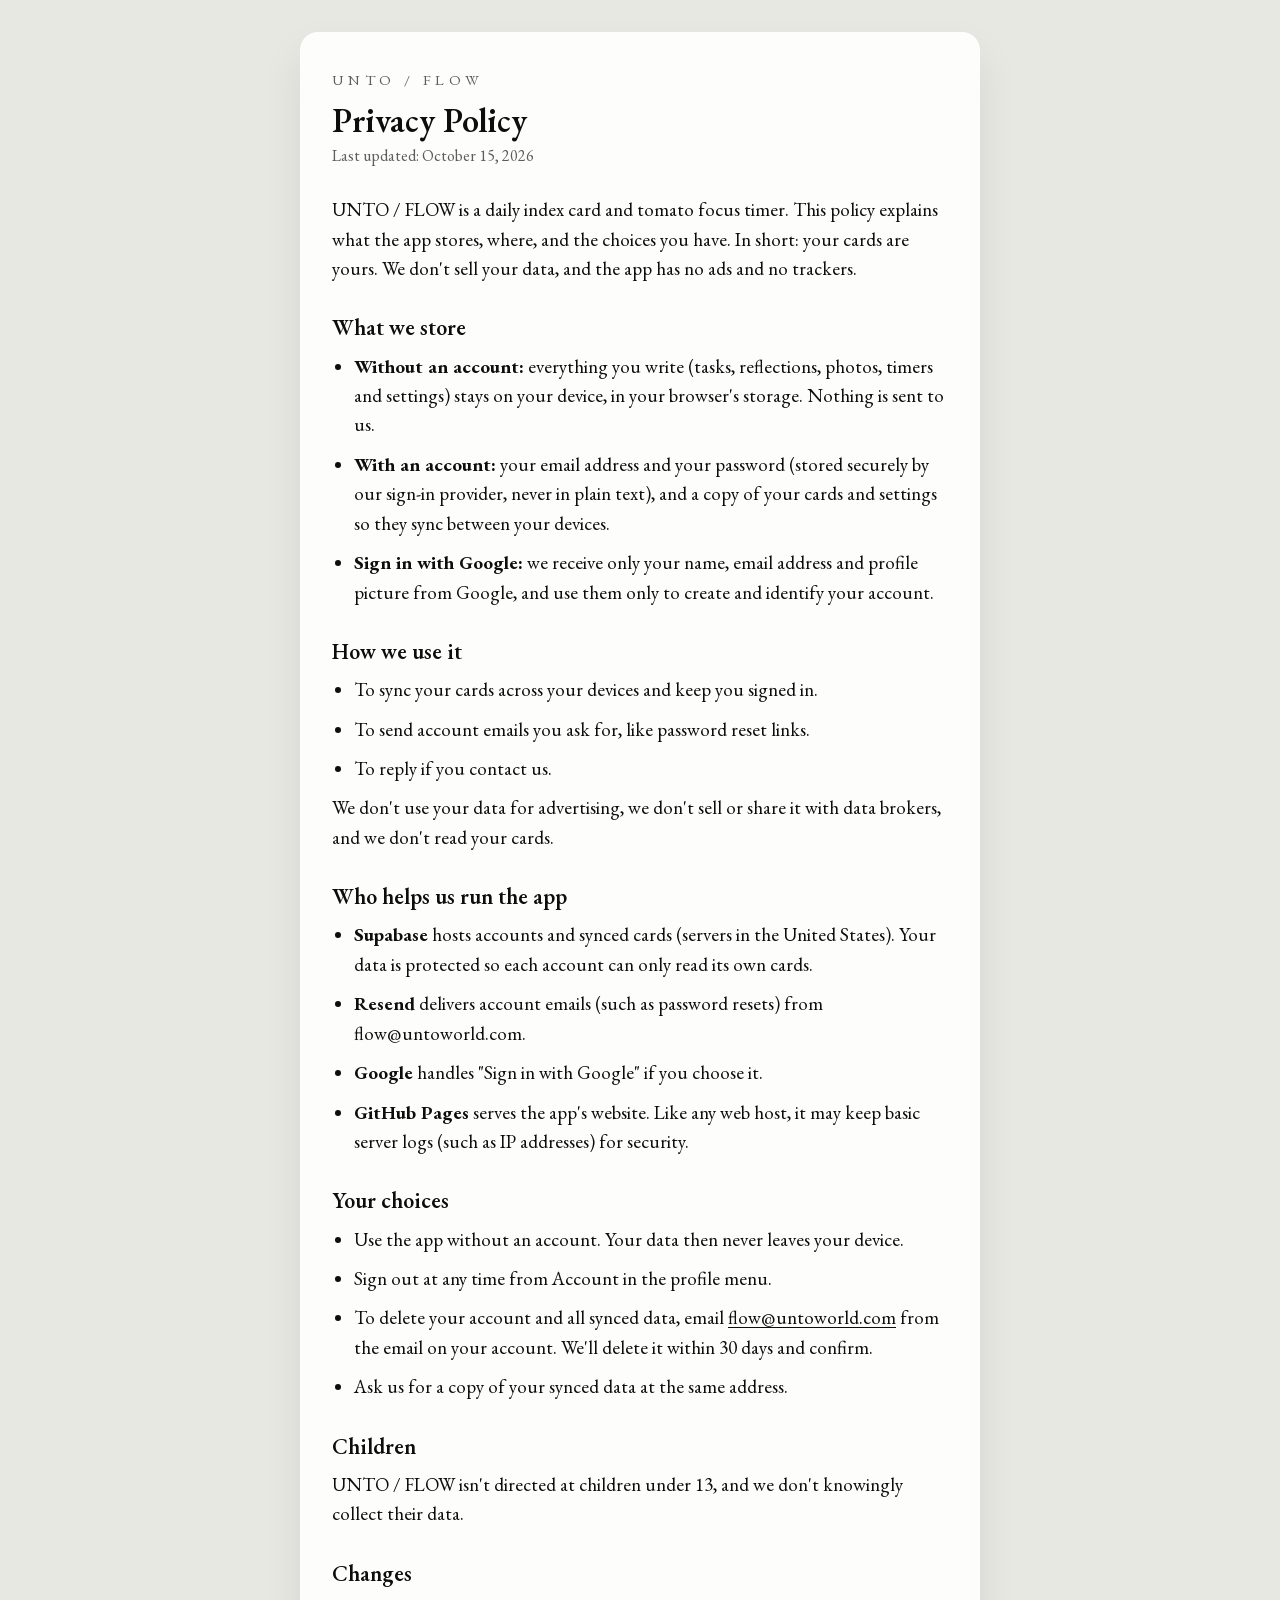
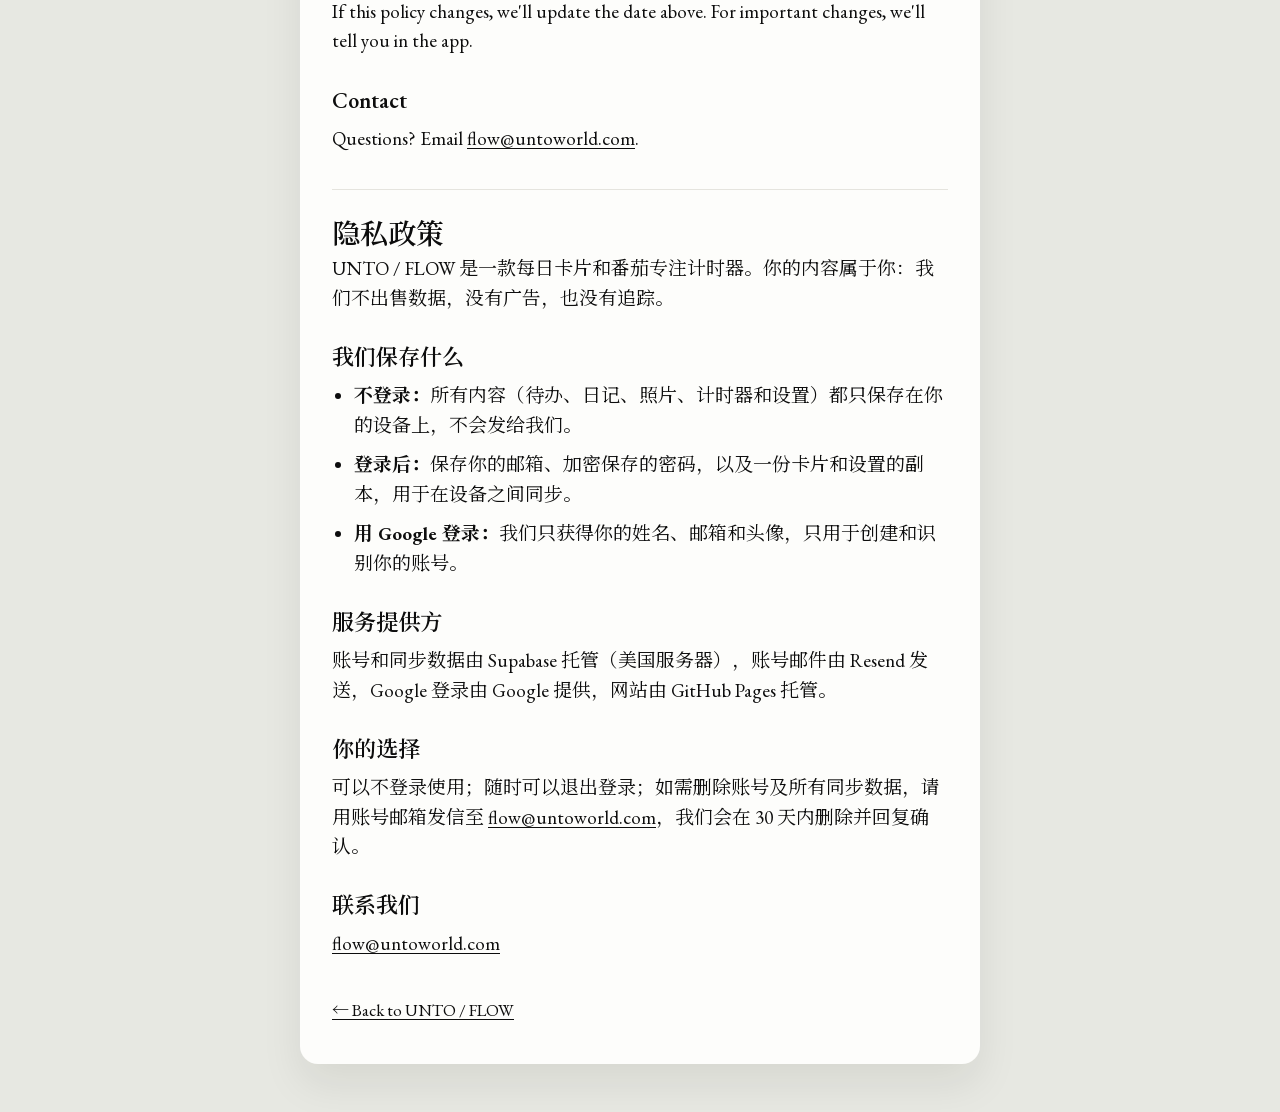
<file: privacy.html>
<!DOCTYPE html>
<html lang="en">
<head>
  <meta charset="UTF-8" />
  <meta name="viewport" content="width=device-width, initial-scale=1.0" />
  <title>Privacy Policy · UNTO / FLOW</title>
  <meta name="theme-color" content="#E7E8E2" />
  <link rel="icon" type="image/png" href="assets/icons/icon-192.png" />
  <link rel="stylesheet" href="css/noto-serif-sc.css" />
  <style>
    @font-face {
      font-family: 'EB Garamond';
      font-style: normal;
      font-weight: 400 800;
      font-display: swap;
      src: url('assets/fonts/eb-garamond-latin.woff2') format('woff2');
    }
    :root { --ink: #0D0D0D; --ink2: #5E5D59; --canvas: #E7E8E2; --card: #FDFDFB; --line: #E5E4DE; }
    * { box-sizing: border-box; }
    body {
      margin: 0;
      background: var(--canvas);
      color: var(--ink);
      font-family: 'EB Garamond', 'Noto Serif SC', 'Songti SC', 'Times New Roman', serif;
      font-size: 19px;
      line-height: 1.55;
      -webkit-font-smoothing: antialiased;
    }
    main {
      max-width: 680px;
      margin: 32px auto 48px;
      padding: 36px 32px 40px;
      background: var(--card);
      border-radius: 18px;
      box-shadow: 0 20px 42px rgba(24, 22, 18, 0.08);
    }
    .brand { letter-spacing: 0.32em; font-size: 15px; color: var(--ink2); text-transform: uppercase; }
    h1 { font-size: 34px; line-height: 1.15; margin: 10px 0 4px; font-weight: 600; }
    .updated { color: var(--ink2); font-size: 16px; margin-bottom: 26px; }
    h2 { font-size: 22px; margin: 28px 0 6px; font-weight: 600; }
    p, li { margin: 0 0 10px; }
    ul { padding-left: 22px; margin: 0 0 10px; }
    a { color: var(--ink); text-underline-offset: 3px; }
    hr { border: none; border-top: 1px solid var(--line); margin: 36px 0 28px; }
    .back { display: inline-block; margin-top: 28px; font-size: 17px; }
    @media (max-width: 560px) {
      main { margin: 0; border-radius: 0; padding: 28px 22px 36px; box-shadow: none; min-height: 100vh; }
      h1 { font-size: 30px; }
    }
  </style>
</head>
<body>
  <main>
    <div class="brand">UNTO / FLOW</div>
    <h1>Privacy Policy</h1>
    <div class="updated">Last updated: October 15, 2026</div>

    <p>UNTO / FLOW is a daily index card and tomato focus timer. This policy explains what the app stores,
      where, and the choices you have. In short: your cards are yours. We don't sell your data, and the app has no ads and no trackers.</p>

    <h2>What we store</h2>
    <ul>
      <li><strong>Without an account:</strong> everything you write (tasks, reflections, photos, timers and settings) stays on your device, in your browser's storage. Nothing is sent to us.</li>
      <li><strong>With an account:</strong> your email address and your password (stored securely by our sign-in provider, never in plain text), and a copy of your cards and settings so they sync between your devices.</li>
      <li><strong>Sign in with Google:</strong> we receive only your name, email address and profile picture from Google, and use them only to create and identify your account.</li>
    </ul>

    <h2>How we use it</h2>
    <ul>
      <li>To sync your cards across your devices and keep you signed in.</li>
      <li>To send account emails you ask for, like password reset links.</li>
      <li>To reply if you contact us.</li>
    </ul>
    <p>We don't use your data for advertising, we don't sell or share it with data brokers, and we don't read your cards.</p>

    <h2>Who helps us run the app</h2>
    <ul>
      <li><strong>Supabase</strong> hosts accounts and synced cards (servers in the United States). Your data is protected so each account can only read its own cards.</li>
      <li><strong>Resend</strong> delivers account emails (such as password resets) from flow@untoworld.com.</li>
      <li><strong>Google</strong> handles "Sign in with Google" if you choose it.</li>
      <li><strong>GitHub Pages</strong> serves the app's website. Like any web host, it may keep basic server logs (such as IP addresses) for security.</li>
    </ul>

    <h2>Your choices</h2>
    <ul>
      <li>Use the app without an account. Your data then never leaves your device.</li>
      <li>Sign out at any time from Account in the profile menu.</li>
      <li>To delete your account and all synced data, email <a href="mailto:flow@untoworld.com?subject=Delete%20my%20account">flow@untoworld.com</a> from the email on your account. We'll delete it within 30 days and confirm.</li>
      <li>Ask us for a copy of your synced data at the same address.</li>
    </ul>

    <h2>Children</h2>
    <p>UNTO / FLOW isn't directed at children under 13, and we don't knowingly collect their data.</p>

    <h2>Changes</h2>
    <p>If this policy changes, we'll update the date above. For important changes, we'll tell you in the app.</p>

    <h2>Contact</h2>
    <p>Questions? Email <a href="mailto:flow@untoworld.com">flow@untoworld.com</a>.</p>

    <hr />

    <h1 lang="zh-CN" style="font-size: 28px;">隐私政策</h1>
    <div lang="zh-CN">
      <p>UNTO / FLOW 是一款每日卡片和番茄专注计时器。你的内容属于你：我们不出售数据，没有广告，也没有追踪。</p>
      <h2>我们保存什么</h2>
      <ul>
        <li><strong>不登录：</strong>所有内容（待办、日记、照片、计时器和设置）都只保存在你的设备上，不会发给我们。</li>
        <li><strong>登录后：</strong>保存你的邮箱、加密保存的密码，以及一份卡片和设置的副本，用于在设备之间同步。</li>
        <li><strong>用 Google 登录：</strong>我们只获得你的姓名、邮箱和头像，只用于创建和识别你的账号。</li>
      </ul>
      <h2>服务提供方</h2>
      <p>账号和同步数据由 Supabase 托管（美国服务器），账号邮件由 Resend 发送，Google 登录由 Google 提供，网站由 GitHub Pages 托管。</p>
      <h2>你的选择</h2>
      <p>可以不登录使用；随时可以退出登录；如需删除账号及所有同步数据，请用账号邮箱发信至
        <a href="mailto:flow@untoworld.com?subject=Delete%20my%20account">flow@untoworld.com</a>，我们会在 30 天内删除并回复确认。</p>
      <h2>联系我们</h2>
      <p><a href="mailto:flow@untoworld.com">flow@untoworld.com</a></p>
    </div>

    <a class="back" href="./">← Back to UNTO / FLOW</a>
  </main>
</body>
</html>
</file>
<file: css/noto-serif-sc.css>
/* Noto Serif SC (思源宋体, SIL Open Font License, see assets/fonts/noto-serif-sc/OFL.txt).
   Chinese UI typeface. Split into ~100 small character ranges: the browser only downloads the
   ranges for characters actually shown on screen, and only when the Chinese UI is used. */
@font-face {
  font-family: 'Noto Serif SC';
  font-style: normal;
  font-weight: 400 900;
  font-display: swap;
  src: url('../assets/fonts/noto-serif-sc/nssc-001.woff2') format('woff2');
  unicode-range: U+fee3, U+fef3, U+ff03-ff04, U+ff07, U+ff0a, U+ff17-ff19, U+ff1c-ff1d, U+ff20-ff3a, U+ff3c, U+ff3e-ff5b, U+ff5d, U+ff61-ff65, U+ff67-ff6a, U+ff6c, U+ff6f-ff78, U+ff7a-ff7d, U+ff80-ff84, U+ff86, U+ff89-ff8e, U+ff92, U+ff97-ff9b, U+ff9d-ff9f, U+ffe0-ffe4, U+ffe6, U+ffe9, U+ffeb, U+ffed, U+fffc;
}
@font-face {
  font-family: 'Noto Serif SC';
  font-style: normal;
  font-weight: 400 900;
  font-display: swap;
  src: url('../assets/fonts/noto-serif-sc/nssc-002.woff2') format('woff2');
  unicode-range: U+f0a7, U+f0b2, U+f0b7, U+f0c9, U+f0d8, U+f0da, U+f0dc-f0dd, U+f0e0, U+f0e6, U+f0eb, U+f0fc, U+f101, U+f104-f105, U+f107, U+f10b, U+f11b, U+f14b, U+f18a, U+f193, U+f1d6-f1d7, U+f244, U+f27a, U+f296, U+f2ae, U+f471, U+f4b3, U+f610-f611, U+f880-f881, U+f8ec, U+f8f5, U+f8ff, U+f901, U+f90a, U+f92c-f92d, U+f934, U+f937, U+f941, U+f965, U+f967, U+f969, U+f96b, U+f96f, U+f974, U+f978-f979, U+f97e, U+f981, U+f98a, U+f98e, U+f997, U+f99c, U+f9b2, U+f9b5, U+f9ba, U+f9be, U+f9ca, U+f9d0-f9d1, U+f9dd, U+f9e0-f9e1, U+f9e4, U+f9f7, U+fa00-fa01, U+fa08, U+fa0a, U+fa11, U+fb01-fb02, U+fdfc, U+fe0e, U+fe30-fe31, U+fe33-fe44, U+fe49-fe52, U+fe54-fe57, U+fe59-fe66, U+fe68-fe6b, U+fe8e, U+fe92-fe93, U+feae, U+feb8, U+fecb-fecc, U+fee0;
}
@font-face {
  font-family: 'Noto Serif SC';
  font-style: normal;
  font-weight: 400 900;
  font-display: swap;
  src: url('../assets/fonts/noto-serif-sc/nssc-003.woff2') format('woff2');
  unicode-range: U+9f83, U+9f85-9f8d, U+9f90-9f91, U+9f94-9f96, U+9f98, U+9f9b-9f9c, U+9f9e, U+9fa0, U+9fa2, U+9ff0-9fff, U+a001, U+a007, U+a025, U+a046-a047, U+a057, U+a072, U+a078-a079, U+a083, U+a085, U+a100, U+a118, U+a132, U+a134, U+a1f4, U+a242, U+a4a6, U+a4aa, U+a4b0-a4b1, U+a4b3, U+a9c1-a9c2, U+ac00-ac01, U+ac04, U+ac08, U+ac10-ac11, U+ac13-ac16, U+ac19, U+ac1c-ac1d, U+ac24, U+ac70-ac71, U+ac74, U+ac77-ac78, U+ac80-ac81, U+ac83, U+ac8c, U+ac90, U+ac9f-aca0, U+aca8-aca9, U+acac, U+acb0, U+acbd, U+acc1, U+acc4, U+ace0-ace1, U+ace4, U+ace8, U+acf3, U+acf5, U+acfc-acfd, U+ad00, U+ad0c, U+ad11, U+ad1c, U+ad34, U+ad50, U+ad64, U+ad6c, U+ad70, U+ad74, U+ad7f, U+ad81, U+ad8c, U+adc0, U+adc8, U+addc, U+ade0, U+adf8-adf9, U+adfc, U+ae00, U+ae08-ae09, U+ae0b, U+ae30, U+ae34, U+ae38, U+ae40, U+ae4a, U+ae4c, U+ae54, U+ae68, U+aebc, U+aed8, U+af2c-af2d;
}
@font-face {
  font-family: 'Noto Serif SC';
  font-style: normal;
  font-weight: 400 900;
  font-display: swap;
  src: url('../assets/fonts/noto-serif-sc/nssc-004.woff2') format('woff2');
  unicode-range: U+9e30-9e33, U+9e35-9e3b, U+9e3e, U+9e40-9e44, U+9e46-9e4e, U+9e51, U+9e53, U+9e55-9e58, U+9e5a-9e5c, U+9e5e-9e63, U+9e66-9e6e, U+9e71, U+9e73, U+9e75, U+9e78-9e79, U+9e7c-9e7e, U+9e82, U+9e86-9e88, U+9e8b-9e8c, U+9e90-9e91, U+9e93, U+9e95, U+9e97, U+9e9d, U+9ea4-9ea5, U+9ea9-9eaa, U+9eb4-9eb5, U+9eb8-9eba, U+9ebc-9ebf, U+9ec3, U+9ec9, U+9ecd, U+9ed0, U+9ed2-9ed3, U+9ed5-9ed6, U+9ed9, U+9edc-9edd, U+9edf-9ee0, U+9ee2, U+9ee5, U+9ee7-9eea, U+9eef, U+9ef1, U+9ef3-9ef4, U+9ef6, U+9ef9, U+9efb-9efc, U+9efe, U+9f0b, U+9f0d, U+9f10, U+9f14, U+9f17, U+9f19, U+9f22, U+9f29, U+9f2c, U+9f2f, U+9f31, U+9f37, U+9f39, U+9f3d-9f3e, U+9f41, U+9f4a-9f4b, U+9f51-9f52, U+9f61-9f63, U+9f66-9f67, U+9f80-9f81;
}
@font-face {
  font-family: 'Noto Serif SC';
  font-style: normal;
  font-weight: 400 900;
  font-display: swap;
  src: url('../assets/fonts/noto-serif-sc/nssc-005.woff2') format('woff2');
  unicode-range: U+9c82-9c83, U+9c85-9c8c, U+9c8e-9c92, U+9c94-9c9b, U+9c9e-9ca3, U+9ca5-9ca7, U+9ca9, U+9cab, U+9cad-9cae, U+9cb1-9cb7, U+9cb9-9cbd, U+9cbf-9cc0, U+9cc3, U+9cc5-9cc7, U+9cc9-9cd1, U+9cd3-9cda, U+9cdc-9cdd, U+9cdf, U+9ce1-9ce3, U+9ce5, U+9ce9, U+9cee-9cef, U+9cf3-9cf4, U+9cf6, U+9cfc-9cfd, U+9d02, U+9d08-9d09, U+9d12, U+9d1b, U+9d1e, U+9d26, U+9d28, U+9d37, U+9d3b, U+9d3f, U+9d51, U+9d59, U+9d5c-9d5d, U+9d5f-9d61, U+9d6c, U+9d70, U+9d72, U+9d7a, U+9d7e, U+9d84, U+9d89, U+9d8f, U+9d92, U+9daf, U+9db4, U+9db8, U+9dbc, U+9dc4, U+9dc7, U+9dc9, U+9dd7, U+9ddf, U+9df2, U+9df9-9dfa, U+9e0a, U+9e11, U+9e1a, U+9e1e, U+9e20, U+9e22, U+9e28-9e2c, U+9e2e-9e2f;
}
@font-face {
  font-family: 'Noto Serif SC';
  font-style: normal;
  font-weight: 400 900;
  font-display: swap;
  src: url('../assets/fonts/noto-serif-sc/nssc-006.woff2') format('woff2');
  unicode-range: U+9a80, U+9a83, U+9a85, U+9a88-9a8a, U+9a8d-9a8e, U+9a90, U+9a92-9a93, U+9a95-9a96, U+9a98-9a99, U+9a9b-9aa2, U+9aa5, U+9aa7, U+9aaf-9ab1, U+9ab5-9ab6, U+9ab9-9aba, U+9ac0-9ac4, U+9ac8, U+9acb-9acc, U+9ace-9acf, U+9ad1-9ad2, U+9ad9, U+9adf, U+9ae1, U+9ae3, U+9aea-9aeb, U+9aed-9aef, U+9af4, U+9af9, U+9afb, U+9b03-9b04, U+9b06, U+9b08, U+9b0d, U+9b0f-9b10, U+9b13, U+9b18, U+9b1a, U+9b1f, U+9b22-9b23, U+9b25, U+9b27-9b28, U+9b2a, U+9b2f, U+9b31-9b32, U+9b3b, U+9b43, U+9b46-9b49, U+9b4d-9b4e, U+9b51, U+9b56, U+9b58, U+9b5a, U+9b5c, U+9b5f, U+9b61-9b62, U+9b6f, U+9b77, U+9b80, U+9b88, U+9b8b, U+9b8e, U+9b91, U+9b9f-9ba0, U+9ba8, U+9baa-9bab, U+9bad-9bae, U+9bb0-9bb1, U+9bb8, U+9bc9-9bca, U+9bd3, U+9bd6, U+9bdb, U+9be8, U+9bf0-9bf1, U+9c02, U+9c10, U+9c15, U+9c24, U+9c2d, U+9c32, U+9c39, U+9c3b, U+9c40, U+9c47-9c49, U+9c53, U+9c57, U+9c64, U+9c72, U+9c77-9c78, U+9c7b, U+9c7f-9c80;
}
@font-face {
  font-family: 'Noto Serif SC';
  font-style: normal;
  font-weight: 400 900;
  font-display: swap;
  src: url('../assets/fonts/noto-serif-sc/nssc-007.woff2') format('woff2');
  unicode-range: U+98dd, U+98e1-98e2, U+98e7-98ea, U+98ec, U+98ee-98ef, U+98f2, U+98f4, U+98fc-98fe, U+9903, U+9905, U+9908, U+990a, U+990c-990d, U+9913-9914, U+9918, U+991a-991b, U+991e, U+9921, U+9928, U+992c, U+992e, U+9935, U+9938-9939, U+993d-993e, U+9945, U+994b-994c, U+9951-9952, U+9954-9955, U+9957, U+995e, U+9963, U+9966-9969, U+996b-996c, U+996f, U+9974-9975, U+9977-9979, U+997d-997e, U+9980-9981, U+9983-9984, U+9987, U+998a-998b, U+998d-9991, U+9993-9995, U+9997-9998, U+99a5, U+99ab, U+99ad-99ae, U+99b1, U+99b3-99b4, U+99bc, U+99bf, U+99c1, U+99c3-99c6, U+99cc, U+99d0, U+99d2, U+99d5, U+99db, U+99dd, U+99e1, U+99ed, U+99f1, U+99ff, U+9a01, U+9a03-9a04, U+9a0e-9a0f, U+9a11-9a13, U+9a19, U+9a1b, U+9a28, U+9a2b, U+9a30, U+9a32, U+9a37, U+9a40, U+9a45, U+9a4a, U+9a4d-9a4e, U+9a52, U+9a55, U+9a57, U+9a5a-9a5b, U+9a5f, U+9a62, U+9a65, U+9a69, U+9a6b, U+9a6e, U+9a75, U+9a77-9a7a, U+9a7d;
}
@font-face {
  font-family: 'Noto Serif SC';
  font-style: normal;
  font-weight: 400 900;
  font-display: swap;
  src: url('../assets/fonts/noto-serif-sc/nssc-008.woff2') format('woff2');
  unicode-range: U+975b-975c, U+9763, U+9765-9766, U+976c-976d, U+9773, U+9776, U+977a, U+977c, U+9784-9785, U+978e-978f, U+9791-9792, U+9794-9795, U+9798, U+979a, U+979e, U+97a3, U+97a5-97a6, U+97a8, U+97ab-97ac, U+97ae-97af, U+97b2, U+97b4, U+97c6, U+97cb-97cc, U+97d3, U+97d8, U+97dc, U+97e1, U+97ea-97eb, U+97ee, U+97fb, U+97fe-97ff, U+9801-9803, U+9805-9806, U+9808, U+980c, U+9810-9814, U+9817-9818, U+981e, U+9820-9821, U+9824, U+9828, U+982b-982d, U+9830, U+9834, U+9838-9839, U+983c, U+9846, U+984d-984f, U+9851-9852, U+9854-9855, U+9857-9858, U+985a-985b, U+9862-9863, U+9865, U+9867, U+986b, U+986f-9871, U+9877-9878, U+987c, U+9880, U+9883, U+9885, U+9889, U+988b-988f, U+9893-9895, U+9899-989b, U+989e-989f, U+98a1-98a2, U+98a5-98a7, U+98a9, U+98af, U+98b1, U+98b6, U+98ba, U+98be, U+98c3-98c4, U+98c6-98c8, U+98cf-98d6, U+98da-98db;
}
@font-face {
  font-family: 'Noto Serif SC';
  font-style: normal;
  font-weight: 400 900;
  font-display: swap;
  src: url('../assets/fonts/noto-serif-sc/nssc-009.woff2') format('woff2');
  unicode-range: U+95c4-95ca, U+95cc-95cd, U+95d4-95d6, U+95d8, U+95e1-95e2, U+95e9, U+95f0-95f1, U+95f3, U+95f6, U+95fc, U+95fe-95ff, U+9602-9604, U+9606-960d, U+960f, U+9611-9613, U+9615-9617, U+9619-961b, U+961d, U+9621, U+9628, U+962f, U+963c-963e, U+9641-9642, U+9649, U+9654, U+965b-965f, U+9661, U+9663, U+9665, U+9667-9668, U+966c, U+9670, U+9672-9674, U+9678, U+967a, U+967d, U+9682, U+9685, U+9688, U+968a, U+968d-968e, U+9695, U+9697-9698, U+969e, U+96a0, U+96a3-96a4, U+96a8, U+96aa, U+96b0-96b1, U+96b3-96b4, U+96b7-96b9, U+96bb-96bd, U+96c9, U+96cb, U+96ce, U+96d1-96d2, U+96d6, U+96d9, U+96db-96dc, U+96de, U+96e0, U+96e3, U+96e9, U+96eb, U+96f0-96f2, U+96f9, U+96ff, U+9701-9702, U+9705, U+9708, U+970a, U+970e-970f, U+9711, U+9719, U+9727, U+972a, U+972d, U+9730, U+973d, U+9742, U+9744, U+9748-9749, U+9750-9751, U+975a;
}
@font-face {
  font-family: 'Noto Serif SC';
  font-style: normal;
  font-weight: 400 900;
  font-display: swap;
  src: url('../assets/fonts/noto-serif-sc/nssc-010.woff2') format('woff2');
  unicode-range: U+94f5, U+94f7, U+94f9, U+94fb-94fd, U+94ff, U+9503-9504, U+9506-9507, U+9509-950a, U+950d-950f, U+9511-9518, U+951a-9520, U+9522, U+9528-952d, U+9530-953a, U+953c-953f, U+9543-9546, U+9548-9550, U+9552-9555, U+9557-955b, U+955d-9568, U+956a-956d, U+9570-9574, U+9583, U+9586, U+9589, U+958e-958f, U+9591-9592, U+9594, U+9598-9599, U+959e-95a0, U+95a2-95a6, U+95a8-95b2, U+95b4, U+95b8-95c3;
}
@font-face {
  font-family: 'Noto Serif SC';
  font-style: normal;
  font-weight: 400 900;
  font-display: swap;
  src: url('../assets/fonts/noto-serif-sc/nssc-011.woff2') format('woff2');
  unicode-range: U+941c-942b, U+942d-942e, U+9432-9433, U+9435, U+9438, U+943a, U+943e, U+9444, U+944a, U+9451-9452, U+945a, U+9462-9463, U+9465, U+9470-9487, U+948a-9492, U+9494-9498, U+949a, U+949c-949d, U+94a1, U+94a3-94a4, U+94a8, U+94aa-94ad, U+94af, U+94b2, U+94b4-94ba, U+94bc-94c0, U+94c4, U+94c6-94db, U+94de-94ec, U+94ee-94f1, U+94f3;
}
@font-face {
  font-family: 'Noto Serif SC';
  font-style: normal;
  font-weight: 400 900;
  font-display: swap;
  src: url('../assets/fonts/noto-serif-sc/nssc-012.woff2') format('woff2');
  unicode-range: U+92ec-92ed, U+92f0, U+92f3, U+92f8, U+92fc, U+9304, U+9306, U+9310, U+9312, U+9315, U+9318, U+931a, U+931e, U+9320-9322, U+9324, U+9326-9329, U+932b-932c, U+932f, U+9331-9332, U+9335-9336, U+933e, U+9340-9341, U+934a-9360, U+9362-9363, U+9365-936b, U+936e, U+9375, U+937e, U+9382, U+938a, U+938c, U+938f, U+9393-9394, U+9396-9397, U+939a, U+93a2, U+93a7, U+93ac-93cd, U+93d0-93d1, U+93d6-93d8, U+93de-93df, U+93e1-93e2, U+93e4, U+93f8, U+93fb, U+93fd, U+940e-941a;
}
@font-face {
  font-family: 'Noto Serif SC';
  font-style: normal;
  font-weight: 400 900;
  font-display: swap;
  src: url('../assets/fonts/noto-serif-sc/nssc-013.woff2') format('woff2');
  unicode-range: U+9163-9164, U+9169, U+9170, U+9172, U+9174, U+9179-917a, U+917d-917e, U+9182-9183, U+9185, U+918c-918d, U+9190-9191, U+919a, U+919c, U+91a1-91a4, U+91a8, U+91aa-91af, U+91b4-91b5, U+91b8, U+91ba, U+91be, U+91c0-91c1, U+91c6, U+91c8, U+91cb, U+91d0, U+91d2, U+91d7-91d8, U+91dd, U+91e3, U+91e6-91e7, U+91ed, U+91f0, U+91f5, U+91f9, U+9200, U+9205, U+9207-920a, U+920d-920e, U+9210, U+9214-9215, U+921c, U+921e, U+9221, U+9223-9227, U+9229-922a, U+922d, U+9234-9235, U+9237, U+9239-923a, U+923c-9240, U+9244-9246, U+9249, U+924e-924f, U+9251, U+9253, U+9257, U+925b, U+925e, U+9262, U+9264-9266, U+9268, U+926c, U+926f, U+9271, U+927b, U+927e, U+9280, U+9283, U+9285-928a, U+928e, U+9291, U+9293, U+9296, U+9298, U+929c-929d, U+92a8, U+92ab-92ae, U+92b3, U+92b6-92b7, U+92b9, U+92c1, U+92c5-92c6, U+92c8, U+92cc, U+92d0, U+92d2, U+92e4, U+92ea;
}
@font-face {
  font-family: 'Noto Serif SC';
  font-style: normal;
  font-weight: 400 900;
  font-display: swap;
  src: url('../assets/fonts/noto-serif-sc/nssc-014.woff2') format('woff2');
  unicode-range: U+9004, U+900b, U+9011, U+9015-9016, U+901e, U+9021, U+9026, U+902d, U+902f, U+9031, U+9035-9036, U+9039-903a, U+9041, U+9044-9046, U+904a, U+904f-9052, U+9054-9055, U+9058-9059, U+905b-905e, U+9060-9062, U+9068-9069, U+906f, U+9072, U+9074, U+9076-907a, U+907c-907d, U+9081, U+9083, U+9085, U+9087-908b, U+908f, U+9095, U+9097, U+9099-909b, U+909d, U+90a0-90a1, U+90a8-90a9, U+90ac, U+90b0, U+90b2-90b4, U+90b6, U+90b8, U+90ba, U+90bd-90be, U+90c3-90c5, U+90c7-90c8, U+90cf-90d0, U+90d3, U+90d5, U+90d7, U+90da-90dc, U+90de, U+90e2, U+90e4, U+90e6-90e7, U+90ea-90eb, U+90ef, U+90f4-90f5, U+90f7, U+90fe-9100, U+9104, U+9109, U+910c, U+9112, U+9114-9115, U+9118, U+911c, U+911e, U+9120, U+9122-9123, U+9127, U+912d, U+912f-9132, U+9139-913a, U+9143, U+9146, U+9149-914a, U+914c, U+914e-9150, U+9154, U+9157, U+915a, U+915d-915e, U+9161-9162;
}
@font-face {
  font-family: 'Noto Serif SC';
  font-style: normal;
  font-weight: 400 900;
  font-display: swap;
  src: url('../assets/fonts/noto-serif-sc/nssc-015.woff2') format('woff2');
  unicode-range: U+8e41-8e42, U+8e47, U+8e49-8e4b, U+8e50-8e53, U+8e59-8e5a, U+8e5f-8e60, U+8e64, U+8e69, U+8e6c, U+8e70, U+8e74, U+8e76, U+8e7a-8e7c, U+8e7f, U+8e84-8e85, U+8e87, U+8e89, U+8e8b, U+8e8d, U+8e8f-8e90, U+8e94, U+8e99, U+8e9c, U+8e9e, U+8eaa, U+8eac, U+8eb0, U+8eb6, U+8ec0, U+8ec6, U+8eca-8ece, U+8ed2, U+8eda, U+8edf, U+8ee2, U+8eeb, U+8ef8, U+8efb-8efe, U+8f03, U+8f09, U+8f0b, U+8f12-8f15, U+8f1b, U+8f1d, U+8f1f, U+8f29-8f2a, U+8f2f, U+8f36, U+8f38, U+8f3b, U+8f3e-8f3f, U+8f44-8f45, U+8f49, U+8f4d-8f4e, U+8f5f, U+8f6b, U+8f6d, U+8f71-8f73, U+8f75-8f76, U+8f78-8f7a, U+8f7c, U+8f7e, U+8f81-8f82, U+8f84, U+8f87, U+8f8a-8f8b, U+8f8d-8f8f, U+8f94-8f95, U+8f97-8f9a, U+8fa6, U+8fad-8faf, U+8fb2, U+8fb5-8fb7, U+8fba-8fbc, U+8fbf, U+8fc2, U+8fcb, U+8fcd, U+8fd3, U+8fd5, U+8fd7, U+8fda, U+8fe2-8fe5, U+8fe8-8fe9, U+8fee, U+8ff3-8ff4, U+8ff8, U+8ffa;
}
@font-face {
  font-family: 'Noto Serif SC';
  font-style: normal;
  font-weight: 400 900;
  font-display: swap;
  src: url('../assets/fonts/noto-serif-sc/nssc-016.woff2') format('woff2');
  unicode-range: U+8cbd, U+8cbf-8cc4, U+8cc7-8cc8, U+8cca, U+8ccd, U+8cd1, U+8cd3, U+8cdb-8cdc, U+8cde, U+8ce0, U+8ce2-8ce4, U+8ce6-8ce8, U+8cea, U+8ced, U+8cf4, U+8cf8, U+8cfa, U+8cfc-8cfd, U+8d04-8d05, U+8d07-8d08, U+8d0a, U+8d0d, U+8d0f, U+8d13-8d14, U+8d16, U+8d1b, U+8d20, U+8d30, U+8d32-8d33, U+8d36, U+8d3b, U+8d3d, U+8d40, U+8d42-8d43, U+8d45-8d46, U+8d48-8d4a, U+8d4d, U+8d51, U+8d53, U+8d55, U+8d59, U+8d5c-8d5d, U+8d5f, U+8d61, U+8d66-8d67, U+8d6a, U+8d6d, U+8d71, U+8d73, U+8d84, U+8d90-8d91, U+8d94-8d95, U+8d99, U+8da8, U+8daf, U+8db1, U+8db5, U+8db8, U+8dba, U+8dbc, U+8dbf, U+8dc2, U+8dc4, U+8dc6, U+8dcb, U+8dce-8dcf, U+8dd6-8dd7, U+8dda-8ddb, U+8dde, U+8de1, U+8de3-8de4, U+8de9, U+8deb-8dec, U+8df0-8df1, U+8df6-8dfd, U+8e05, U+8e07, U+8e09-8e0a, U+8e0c, U+8e0e, U+8e10, U+8e14, U+8e1d-8e1f, U+8e23, U+8e26, U+8e2b-8e31, U+8e34-8e35, U+8e39-8e3a, U+8e3d, U+8e40;
}
@font-face {
  font-family: 'Noto Serif SC';
  font-style: normal;
  font-weight: 400 900;
  font-display: swap;
  src: url('../assets/fonts/noto-serif-sc/nssc-017.woff2') format('woff2');
  unicode-range: U+8b80, U+8b83, U+8b8a, U+8b8c, U+8b90, U+8b93, U+8b99-8b9a, U+8ba0, U+8ba3, U+8ba5-8ba7, U+8baa-8bac, U+8bb4-8bb5, U+8bb7, U+8bb9, U+8bc2-8bc3, U+8bc5, U+8bcb-8bcc, U+8bce-8bd0, U+8bd2-8bd4, U+8bd6, U+8bd8-8bd9, U+8bdc, U+8bdf, U+8be3-8be4, U+8be7-8be9, U+8beb-8bec, U+8bee, U+8bf0, U+8bf2-8bf3, U+8bf6, U+8bf9, U+8bfc-8bfd, U+8bff-8c00, U+8c02, U+8c04, U+8c06-8c07, U+8c0c, U+8c0f, U+8c11-8c12, U+8c14-8c1b, U+8c1d-8c21, U+8c24-8c25, U+8c27, U+8c2a-8c2c, U+8c2e-8c30, U+8c32-8c36, U+8c3f, U+8c47-8c4c, U+8c4e-8c50, U+8c54-8c56, U+8c62, U+8c68, U+8c6c, U+8c73, U+8c78, U+8c7a, U+8c82, U+8c85, U+8c89-8c8a, U+8c8d-8c8e, U+8c90, U+8c93-8c94, U+8c98, U+8c9d-8c9e, U+8ca0-8ca2, U+8ca7-8cac, U+8caf-8cb0, U+8cb3-8cb4, U+8cb6-8cb9, U+8cbb-8cbc;
}
@font-face {
  font-family: 'Noto Serif SC';
  font-style: normal;
  font-weight: 400 900;
  font-display: swap;
  src: url('../assets/fonts/noto-serif-sc/nssc-018.woff2') format('woff2');
  unicode-range: U+8a15-8a18, U+8a1a-8a1b, U+8a1d, U+8a1f, U+8a22-8a23, U+8a25, U+8a2b, U+8a2d, U+8a31, U+8a33-8a34, U+8a36-8a38, U+8a3a, U+8a3c, U+8a3e, U+8a40-8a41, U+8a46, U+8a48, U+8a50, U+8a52, U+8a54-8a55, U+8a58, U+8a5b, U+8a5d-8a63, U+8a66, U+8a69-8a6b, U+8a6d-8a6e, U+8a70, U+8a72-8a73, U+8a7a, U+8a85, U+8a87, U+8a8a, U+8a8c-8a8d, U+8a90-8a92, U+8a95, U+8a98, U+8aa0-8aa1, U+8aa3-8aa6, U+8aa8-8aa9, U+8aac-8aae, U+8ab0, U+8ab2, U+8ab8-8ab9, U+8abc, U+8abe-8abf, U+8ac7, U+8acf, U+8ad2, U+8ad6-8ad7, U+8adb-8adc, U+8adf, U+8ae1, U+8ae6-8ae8, U+8aeb, U+8aed-8aee, U+8af1, U+8af3-8af4, U+8af7-8af8, U+8afa, U+8afe, U+8b00-8b02, U+8b07, U+8b0a, U+8b0c, U+8b0e, U+8b10, U+8b17, U+8b19, U+8b1b, U+8b1d, U+8b20-8b21, U+8b26, U+8b28, U+8b2c, U+8b33, U+8b39, U+8b3e-8b3f, U+8b41, U+8b45, U+8b49, U+8b4c, U+8b4f, U+8b57-8b58, U+8b5a, U+8b5c, U+8b5e, U+8b60, U+8b6c, U+8b6f-8b70, U+8b72, U+8b74, U+8b77, U+8b7d;
}
@font-face {
  font-family: 'Noto Serif SC';
  font-style: normal;
  font-weight: 400 900;
  font-display: swap;
  src: url('../assets/fonts/noto-serif-sc/nssc-019.woff2') format('woff2');
  unicode-range: U+8882, U+8884-8886, U+8888, U+888f, U+8892-8893, U+889b, U+88a2, U+88a4, U+88a6, U+88a8, U+88aa, U+88ae, U+88b1, U+88b4, U+88b7, U+88bc, U+88c0, U+88c6-88c9, U+88ce-88cf, U+88d1-88d3, U+88d8, U+88db-88dd, U+88df, U+88e1-88e3, U+88e5, U+88e8, U+88ec, U+88f0-88f1, U+88f3-88f4, U+88fc-88fe, U+8900, U+8902, U+8906-8907, U+8909-890c, U+8912-8915, U+8918-891b, U+8921, U+8925, U+892b, U+8930, U+8932, U+8934, U+8936, U+893b, U+893d, U+8941, U+894c, U+8955-8956, U+8959, U+895c, U+895e-8960, U+8966, U+896a, U+896c, U+896f-8970, U+8972, U+897b, U+897e, U+8980, U+8983, U+8985, U+8987-8988, U+898c, U+898f, U+8993, U+8997, U+899a, U+89a1, U+89a7, U+89a9-89aa, U+89b2-89b3, U+89b7, U+89c0, U+89c7, U+89ca-89cc, U+89ce-89d1, U+89d6, U+89da, U+89dc, U+89de, U+89e5, U+89e7, U+89eb, U+89ef, U+89f1, U+89f3-89f4, U+89f8, U+89ff, U+8a01-8a03, U+8a07-8a0a, U+8a0e-8a0f, U+8a13;
}
@font-face {
  font-family: 'Noto Serif SC';
  font-style: normal;
  font-weight: 400 900;
  font-display: swap;
  src: url('../assets/fonts/noto-serif-sc/nssc-020.woff2') format('woff2');
  unicode-range: U+86f4, U+86f8-86f9, U+86fb, U+86fe, U+8703, U+8706-870a, U+870d, U+8711-8713, U+871a, U+871e, U+8722-8723, U+8725, U+8729, U+872e, U+8731, U+8734, U+8737, U+873a-873b, U+873e-8740, U+8742, U+8747-8748, U+8753, U+8755, U+8757-8758, U+875d, U+875f, U+8762-8766, U+8768, U+876e, U+8770, U+8772, U+8775, U+8778, U+877b-877e, U+8782, U+8785, U+8788, U+878b, U+8793, U+8797, U+879a, U+879e-87a0, U+87a2-87a3, U+87a8, U+87ab-87ad, U+87af, U+87b3, U+87b5, U+87bd, U+87c0, U+87c4, U+87c6, U+87ca-87cb, U+87d1-87d2, U+87db-87dc, U+87de, U+87e0, U+87e5, U+87ea, U+87ec, U+87ee, U+87f2-87f3, U+87fb, U+87fd-87fe, U+8802-8803, U+8805, U+880a-880b, U+880d, U+8813-8816, U+8819, U+881b, U+881f, U+8821, U+8823, U+8831-8832, U+8835-8836, U+8839, U+883b-883c, U+8844, U+8846, U+884a, U+884e, U+8852-8853, U+8855, U+8859, U+885b, U+885d-885e, U+8862, U+8864, U+8869-886a, U+886e-886f, U+8872, U+8879, U+887d-887f;
}
@font-face {
  font-family: 'Noto Serif SC';
  font-style: normal;
  font-weight: 400 900;
  font-display: swap;
  src: url('../assets/fonts/noto-serif-sc/nssc-021.woff2') format('woff2');
  unicode-range: U+8548, U+854e, U+8553, U+8556-8557, U+8559, U+855e, U+8561, U+8564-8565, U+8568-856a, U+856d, U+856f-8570, U+8572, U+8576, U+8579-857b, U+8580, U+8585-8586, U+8588, U+858a, U+858f, U+8591, U+8594, U+8599, U+859c, U+85a2, U+85a4, U+85a6, U+85a8-85a9, U+85ab-85ac, U+85ae, U+85b7-85b9, U+85be, U+85c1, U+85c7, U+85cd, U+85d0, U+85d3, U+85d5, U+85dc-85dd, U+85df-85e0, U+85e5-85e6, U+85e8-85ea, U+85f4, U+85f9, U+85fe-85ff, U+8602, U+8605-8607, U+860a-860b, U+8616, U+8618, U+861a, U+8627, U+8629, U+862d, U+8638, U+863c, U+863f, U+864d, U+864f, U+8652-8655, U+865b-865c, U+865f, U+8662, U+8667, U+866c, U+866e, U+8671, U+8675, U+867a-867c, U+867f, U+868b, U+868d, U+8693, U+869c-869d, U+86a1, U+86a3-86a4, U+86a7-86a9, U+86ac, U+86af-86b1, U+86b4-86b6, U+86ba, U+86c0, U+86c4, U+86c6, U+86c9-86ca, U+86cd-86d1, U+86d4, U+86d8, U+86de-86df, U+86e4, U+86e6, U+86e9, U+86ed, U+86ef-86f3;
}
@font-face {
  font-family: 'Noto Serif SC';
  font-style: normal;
  font-weight: 400 900;
  font-display: swap;
  src: url('../assets/fonts/noto-serif-sc/nssc-022.woff2') format('woff2');
  unicode-range: U+83c5, U+83c8-83c9, U+83cb, U+83d1, U+83d3-83d6, U+83d8, U+83db, U+83dd, U+83df, U+83e1, U+83e5, U+83ea-83eb, U+83f0, U+83f4, U+83f8-83f9, U+83fb, U+83fd, U+83ff, U+8401, U+8406, U+840a-840b, U+840f, U+8411, U+8418, U+841c, U+8420, U+8422-8424, U+8426, U+8429, U+842c, U+8438-8439, U+843b-843c, U+843f, U+8446-8447, U+8449, U+844e, U+8451-8452, U+8456, U+8459-845a, U+845c, U+8462, U+8466, U+846d, U+846f-8470, U+8473, U+8476-8478, U+847a, U+847d, U+8484-8485, U+8487, U+8489, U+848c, U+848e, U+8490, U+8493-8494, U+8497, U+849b, U+849e-849f, U+84a1, U+84a5, U+84a8, U+84af, U+84b4, U+84b9-84bf, U+84c1-84c2, U+84c5-84c7, U+84ca-84cb, U+84cd, U+84d0-84d1, U+84d3, U+84d6, U+84df-84e0, U+84e2-84e3, U+84e5-84e7, U+84ee, U+84f3, U+84f6, U+84fa, U+84fc, U+84ff-8500, U+850c, U+8511, U+8514-8515, U+8517-8518, U+851f, U+8523, U+8525-8526, U+8529, U+852b, U+852d, U+8532, U+8534-8535, U+8538-853a, U+853c, U+8543, U+8545;
}
@font-face {
  font-family: 'Noto Serif SC';
  font-style: normal;
  font-weight: 400 900;
  font-display: swap;
  src: url('../assets/fonts/noto-serif-sc/nssc-023.woff2') format('woff2');
  unicode-range: U+82bc, U+82be, U+82c0-82c2, U+82c4-82c8, U+82ca-82cc, U+82ce, U+82d0, U+82d2-82d3, U+82d5-82d6, U+82d8-82d9, U+82dc-82de, U+82e0-82e4, U+82e7, U+82e9-82eb, U+82ed-82ee, U+82f3-82f4, U+82f7-82f8, U+82fa-8301, U+8306-8308, U+830c-830d, U+830f, U+8311, U+8313-8315, U+8318, U+831a-831b, U+831d, U+8324, U+8327, U+832a, U+832c-832d, U+832f, U+8331-8334, U+833a-833c, U+8340, U+8343-8345, U+8347-8348, U+834a, U+834c, U+834f, U+8351, U+8356, U+8358-835c, U+835e, U+8360, U+8364-8366, U+8368-836a, U+836c-836e, U+8373, U+8378, U+837b-837d, U+837f-8380, U+8382, U+8388, U+838a-838b, U+8392, U+8394, U+8396, U+8398-8399, U+839b-839c, U+83a0, U+83a2-83a3, U+83a8-83aa, U+83ae-83b0, U+83b3-83b4, U+83b6, U+83b8, U+83ba, U+83bc-83bd, U+83bf-83c0, U+83c2;
}
@font-face {
  font-family: 'Noto Serif SC';
  font-style: normal;
  font-weight: 400 900;
  font-display: swap;
  src: url('../assets/fonts/noto-serif-sc/nssc-024.woff2') format('woff2');
  unicode-range: U+8166-8169, U+816b, U+816d, U+8171, U+8173-8174, U+8178, U+817c-817d, U+8182, U+8188, U+8191, U+8198-819b, U+81a0, U+81a3, U+81a5-81a6, U+81a9, U+81b6, U+81ba-81bb, U+81bd, U+81bf, U+81c1, U+81c3, U+81c6, U+81c9-81ca, U+81cc-81cd, U+81d1, U+81d3-81d4, U+81d8, U+81db-81dc, U+81de-81df, U+81e5, U+81e7-81e9, U+81eb-81ec, U+81ee-81ef, U+81f5, U+81f8, U+81fa, U+81fc, U+81fe, U+8200-8202, U+8204, U+8208-820a, U+820e-8210, U+8216-8218, U+821b-821c, U+8221-8224, U+8226-8228, U+822b, U+822d, U+822f, U+8232-8234, U+8237-8238, U+823a-823b, U+823e, U+8244, U+8249, U+824b, U+824f, U+8259-825a, U+825f, U+8266, U+8268, U+826e, U+8271, U+8276-8279, U+827d, U+827f, U+8283-8284, U+8288-828a, U+828d-8291, U+8293-8294, U+8296-8298, U+829f-82a1, U+82a3-82a4, U+82a7-82ab, U+82ae, U+82b0, U+82b2, U+82b4-82b6;
}
@font-face {
  font-family: 'Noto Serif SC';
  font-style: normal;
  font-weight: 400 900;
  font-display: swap;
  src: url('../assets/fonts/noto-serif-sc/nssc-025.woff2') format('woff2');
  unicode-range: U+8016, U+8018-8019, U+801c, U+801e, U+8026-802a, U+8031, U+8034-8035, U+8037, U+8043, U+804b, U+804d, U+8052, U+8056, U+8059, U+805e, U+8061, U+8068-8069, U+806e-8074, U+8076-8078, U+807c-8080, U+8082, U+8084-8085, U+8088, U+808f, U+8093, U+809c, U+809f, U+80ab, U+80ad-80ae, U+80b1, U+80b6-80b8, U+80bc-80bd, U+80c2, U+80c4, U+80ca, U+80cd, U+80d1, U+80d4, U+80d7, U+80d9-80db, U+80dd, U+80e0, U+80e4-80e5, U+80e7-80ed, U+80ef-80f1, U+80f3-80f4, U+80fc, U+8101, U+8104-8105, U+8107-8108, U+810c-810e, U+8112-8115, U+8117-8119, U+811b-811f, U+8121-8130, U+8132-8134, U+8137, U+8139, U+813f-8140, U+8142, U+8146, U+8148, U+814d-814e, U+8151, U+8153, U+8158-815a, U+815e, U+8160;
}
@font-face {
  font-family: 'Noto Serif SC';
  font-style: normal;
  font-weight: 400 900;
  font-display: swap;
  src: url('../assets/fonts/noto-serif-sc/nssc-026.woff2') format('woff2');
  unicode-range: U+7ef0-7ef2, U+7ef6, U+7efa-7efb, U+7efe, U+7f01-7f04, U+7f08, U+7f0a-7f12, U+7f17, U+7f19, U+7f1b-7f1c, U+7f1f, U+7f21-7f23, U+7f25-7f28, U+7f2a-7f33, U+7f35-7f37, U+7f3d, U+7f42, U+7f44-7f45, U+7f4c-7f4d, U+7f52, U+7f54, U+7f58-7f59, U+7f5d, U+7f5f-7f61, U+7f63, U+7f65, U+7f68, U+7f70-7f71, U+7f73-7f75, U+7f77, U+7f79, U+7f7d-7f7e, U+7f85-7f86, U+7f88-7f89, U+7f8b-7f8c, U+7f90-7f91, U+7f94-7f96, U+7f98-7f9b, U+7f9d, U+7f9f, U+7fa3, U+7fa7-7fa9, U+7fac-7fb2, U+7fb4, U+7fb6, U+7fb8, U+7fbc, U+7fbf-7fc0, U+7fc3, U+7fca, U+7fcc, U+7fce, U+7fd2, U+7fd5, U+7fd9-7fdb, U+7fdf, U+7fe3, U+7fe5-7fe7, U+7fe9, U+7feb-7fec, U+7fee-7fef, U+7ff1, U+7ff3-7ff4, U+7ff9-7ffa, U+7ffe, U+8004, U+8006, U+800b, U+800e, U+8011-8012, U+8014;
}
@font-face {
  font-family: 'Noto Serif SC';
  font-style: normal;
  font-weight: 400 900;
  font-display: swap;
  src: url('../assets/fonts/noto-serif-sc/nssc-027.woff2') format('woff2');
  unicode-range: U+7dd2, U+7dd4, U+7dd6-7dd8, U+7dda-7de0, U+7de2-7de6, U+7de8-7ded, U+7def, U+7df1-7df5, U+7df7, U+7df9, U+7dfb-7dfc, U+7dfe-7e02, U+7e04, U+7e08-7e0b, U+7e12, U+7e1b, U+7e1e, U+7e20, U+7e22-7e23, U+7e26, U+7e29, U+7e2b, U+7e2e-7e2f, U+7e31, U+7e37, U+7e39-7e3e, U+7e40, U+7e43-7e44, U+7e46-7e47, U+7e4a-7e4b, U+7e4d-7e4e, U+7e51, U+7e54-7e56, U+7e58-7e5b, U+7e5d-7e5e, U+7e61, U+7e66-7e67, U+7e69-7e6b, U+7e6d, U+7e70, U+7e73, U+7e77, U+7e79, U+7e7b-7e7d, U+7e81-7e82, U+7e8c-7e8d, U+7e8f, U+7e92-7e94, U+7e96, U+7e98, U+7e9a-7e9c, U+7e9e-7e9f, U+7ea1, U+7ea3, U+7ea5, U+7ea8-7ea9, U+7eab, U+7ead-7eae, U+7eb0, U+7ebb, U+7ebe, U+7ec0-7ec2, U+7ec9, U+7ecb-7ecc, U+7ed0, U+7ed4, U+7ed7, U+7edb, U+7ee0-7ee2, U+7ee5-7ee6, U+7ee8, U+7eeb;
}
@font-face {
  font-family: 'Noto Serif SC';
  font-style: normal;
  font-weight: 400 900;
  font-display: swap;
  src: url('../assets/fonts/noto-serif-sc/nssc-028.woff2') format('woff2');
  unicode-range: U+7ce8, U+7cec, U+7cf0, U+7cf5-7cf9, U+7cfc, U+7cfe, U+7d00, U+7d04-7d0b, U+7d0d, U+7d10-7d14, U+7d17-7d19, U+7d1b-7d1f, U+7d21, U+7d24-7d26, U+7d28-7d2a, U+7d2c-7d2e, U+7d30-7d31, U+7d33, U+7d35-7d36, U+7d38-7d3a, U+7d40, U+7d42-7d44, U+7d46, U+7d4b-7d4c, U+7d4f, U+7d51, U+7d54-7d56, U+7d58, U+7d5b-7d5c, U+7d5e, U+7d61-7d63, U+7d66, U+7d68, U+7d6a-7d6c, U+7d6f, U+7d71-7d73, U+7d75-7d77, U+7d79-7d7a, U+7d7e, U+7d81, U+7d84-7d8b, U+7d8d, U+7d8f, U+7d91, U+7d94, U+7d96, U+7d98-7d9a, U+7d9c-7da0, U+7da2, U+7da6, U+7daa-7db1, U+7db4-7db8, U+7dba-7dbf, U+7dc1, U+7dc4, U+7dc7-7dc8, U+7dca-7dcd, U+7dcf, U+7dd1;
}
@font-face {
  font-family: 'Noto Serif SC';
  font-style: normal;
  font-weight: 400 900;
  font-display: swap;
  src: url('../assets/fonts/noto-serif-sc/nssc-029.woff2') format('woff2');
  unicode-range: U+7bd3-7bd4, U+7bd9-7bda, U+7bdd, U+7be0-7be1, U+7be4-7be6, U+7be9-7bea, U+7bef, U+7bf4, U+7bf6, U+7bfc, U+7bfe, U+7c01, U+7c03, U+7c07-7c08, U+7c0a-7c0d, U+7c0f, U+7c11, U+7c15-7c16, U+7c19, U+7c1e-7c21, U+7c23-7c24, U+7c26, U+7c28-7c33, U+7c35, U+7c37-7c3b, U+7c3d-7c3e, U+7c40-7c41, U+7c43, U+7c47-7c48, U+7c4c, U+7c50, U+7c53-7c54, U+7c59, U+7c5f-7c60, U+7c63-7c65, U+7c6c, U+7c6e, U+7c72, U+7c74, U+7c79-7c7a, U+7c7c, U+7c81-7c82, U+7c84-7c85, U+7c88, U+7c8a-7c91, U+7c93-7c96, U+7c99, U+7c9b-7c9e, U+7ca0-7ca2, U+7ca6-7ca9, U+7cac, U+7caf-7cb3, U+7cb5-7cb7, U+7cba-7cbd, U+7cbf-7cc2, U+7cc5, U+7cc7-7cc9, U+7ccc-7ccd, U+7cd7, U+7cdc, U+7cde, U+7ce0, U+7ce4-7ce5, U+7ce7;
}
@font-face {
  font-family: 'Noto Serif SC';
  font-style: normal;
  font-weight: 400 900;
  font-display: swap;
  src: url('../assets/fonts/noto-serif-sc/nssc-030.woff2') format('woff2');
  unicode-range: U+7ae6, U+7af4-7af7, U+7afa-7afb, U+7afd-7b0a, U+7b0c, U+7b0e-7b0f, U+7b13, U+7b15-7b16, U+7b18-7b19, U+7b1e-7b20, U+7b22-7b25, U+7b29-7b2b, U+7b2d-7b2e, U+7b30-7b3b, U+7b3e-7b3f, U+7b41-7b42, U+7b44-7b47, U+7b4a, U+7b4c-7b50, U+7b58, U+7b5a, U+7b5c, U+7b60, U+7b66-7b67, U+7b69, U+7b6c-7b6f, U+7b72-7b76, U+7b7b-7b7d, U+7b7f, U+7b82, U+7b85, U+7b87, U+7b8b-7b96, U+7b98-7b99, U+7b9b-7b9f, U+7ba2-7ba4, U+7ba6-7bac, U+7bae-7bb0, U+7bb4, U+7bb7-7bb9, U+7bbb, U+7bc0-7bc1, U+7bc3-7bc4, U+7bc6, U+7bc8-7bcc, U+7bd1;
}
@font-face {
  font-family: 'Noto Serif SC';
  font-style: normal;
  font-weight: 400 900;
  font-display: swap;
  src: url('../assets/fonts/noto-serif-sc/nssc-031.woff2') format('woff2');
  unicode-range: U+798b-798e, U+7992, U+7994-7995, U+7997-7998, U+799a-799c, U+799f, U+79a3-79a6, U+79a8-79ac, U+79ae-79b1, U+79b3-79b5, U+79b8, U+79ba, U+79bf, U+79c2, U+79c6, U+79c8, U+79cf, U+79d5-79d6, U+79dd-79de, U+79e3, U+79e7-79e8, U+79eb, U+79ed, U+79f4, U+79f7-79f8, U+79fa, U+79fe, U+7a02-7a03, U+7a05, U+7a0a, U+7a14, U+7a17, U+7a19, U+7a1c, U+7a1e-7a1f, U+7a23, U+7a25-7a26, U+7a2c, U+7a2e, U+7a30-7a32, U+7a36-7a37, U+7a39, U+7a3c, U+7a40, U+7a42, U+7a47, U+7a49, U+7a4c-7a4f, U+7a51, U+7a55, U+7a5b, U+7a5d-7a5e, U+7a62-7a63, U+7a66, U+7a68-7a69, U+7a6b, U+7a70, U+7a78, U+7a80, U+7a85-7a88, U+7a8a, U+7a90, U+7a93-7a96, U+7a98, U+7a9b-7a9c, U+7a9e, U+7aa0-7aa1, U+7aa3, U+7aa8-7aaa, U+7aac-7ab0, U+7ab3, U+7ab8, U+7aba, U+7abd-7abf, U+7ac4-7ac5, U+7ac7-7ac8, U+7aca, U+7ad1-7ad2, U+7ada-7add, U+7ae1, U+7ae4;
}
@font-face {
  font-family: 'Noto Serif SC';
  font-style: normal;
  font-weight: 400 900;
  font-display: swap;
  src: url('../assets/fonts/noto-serif-sc/nssc-032.woff2') format('woff2');
  unicode-range: U+784c, U+784e-7854, U+7856-7857, U+7859-785a, U+7865, U+7869-786a, U+786d, U+786f, U+7876-7877, U+787c, U+787e-787f, U+7881, U+7887-7889, U+7893-7894, U+7898-789e, U+78a1, U+78a3, U+78a5, U+78a9, U+78ad, U+78b2, U+78b4, U+78b6, U+78b9-78ba, U+78bc, U+78bf, U+78c3, U+78c9, U+78cb, U+78d0-78d2, U+78d4, U+78d9-78da, U+78dc, U+78de, U+78e1, U+78e5-78e6, U+78ea, U+78ec, U+78ef, U+78f1-78f2, U+78f4, U+78fa-78fb, U+78fe, U+7901-7902, U+7905, U+7907, U+7909, U+790b-790c, U+790e, U+7910, U+7913, U+7919-791b, U+791e-791f, U+7921, U+7924, U+7926, U+792a-792b, U+7934, U+7936, U+7939, U+793b, U+793d, U+7940, U+7942-7943, U+7945-7947, U+7949-794a, U+794c, U+794e-7951, U+7953-7955, U+7957-795a, U+795c, U+795f-7960, U+7962, U+7964, U+7966-7967, U+7969, U+796b, U+796f, U+7972, U+7974, U+7979, U+797b-797c, U+797e-7980, U+7982, U+7986-7987, U+7989-798a;
}
@font-face {
  font-family: 'Noto Serif SC';
  font-style: normal;
  font-weight: 400 900;
  font-display: swap;
  src: url('../assets/fonts/noto-serif-sc/nssc-033.woff2') format('woff2');
  unicode-range: U+7722, U+7726, U+7728, U+772b-7730, U+7732-7736, U+7739-773a, U+773d-773f, U+7743, U+7746-7747, U+774c-774f, U+7751-7752, U+7758-775a, U+775c-775e, U+7762, U+7765-7766, U+7768-776a, U+776c-776d, U+7771-7772, U+777a, U+777c-777e, U+7780, U+7785, U+7787, U+778b-778d, U+778f-7791, U+7793, U+779e-77a0, U+77a2, U+77a5, U+77ad, U+77af, U+77b4-77b7, U+77bd-77c0, U+77c2, U+77c5, U+77c7, U+77cd, U+77d6-77d7, U+77d9-77da, U+77dd-77de, U+77e7, U+77ea, U+77ec, U+77ef, U+77f8, U+77fb, U+77fd-77fe, U+7800, U+7803, U+7806, U+7809, U+780f-7812, U+7815, U+7817-7818, U+781a-781f, U+7821-7823, U+7825-7827, U+7829, U+782b-7830, U+7832-7833, U+7835, U+7837, U+7839-783c, U+783e, U+7841-7844, U+7847-7849, U+784b;
}
@font-face {
  font-family: 'Noto Serif SC';
  font-style: normal;
  font-weight: 400 900;
  font-display: swap;
  src: url('../assets/fonts/noto-serif-sc/nssc-034.woff2') format('woff2');
  unicode-range: U+7613-7619, U+761b-761d, U+761f-7622, U+7625, U+7627-762a, U+762e-7630, U+7632-7635, U+7638-763a, U+763c-763d, U+763f-7640, U+7642-7643, U+7647-7648, U+764d-764e, U+7652, U+7654, U+7658, U+765a, U+765c, U+765e-765f, U+7661-7663, U+7665, U+7669, U+766c, U+766e-766f, U+7671-7673, U+7675-7676, U+7678-767a, U+767f, U+7681, U+7683, U+7688, U+768a-768c, U+768e, U+7690-7692, U+7695, U+7698, U+769a-769b, U+769d-76a0, U+76a2, U+76a4-76a7, U+76ab-76ac, U+76af-76b0, U+76b2, U+76b4-76b5, U+76ba-76bb, U+76bf, U+76c2-76c3, U+76c5, U+76c9, U+76cc-76ce, U+76dc-76de, U+76e1-76ea, U+76f1, U+76f9-76fb, U+76fd, U+76ff-7700, U+7703-7704, U+7707-7708, U+770c-770f, U+7712, U+7714, U+7716, U+7719-771b, U+771e, U+7721;
}
@font-face {
  font-family: 'Noto Serif SC';
  font-style: normal;
  font-weight: 400 900;
  font-display: swap;
  src: url('../assets/fonts/noto-serif-sc/nssc-035.woff2') format('woff2');
  unicode-range: U+750d, U+750f, U+7511, U+7513, U+7515, U+7517, U+7519, U+7521-7527, U+752a, U+752c-752d, U+752f, U+7534, U+7536, U+753a, U+753e, U+7540, U+7544, U+7547-754b, U+754d-754e, U+7550-7553, U+7556-7557, U+755a-755b, U+755d-755e, U+7560, U+7562, U+7564, U+7566-7568, U+756b-756c, U+756f-7573, U+7575, U+7579-757c, U+757e-757f, U+7581-7584, U+7587, U+7589-758e, U+7590, U+7592, U+7594, U+7596, U+7599-759a, U+759d, U+759f-75a0, U+75a3, U+75a5, U+75a8, U+75ac-75ad, U+75b0-75b1, U+75b3-75b5, U+75b8, U+75bd, U+75c1-75c4, U+75c8-75ca, U+75cc-75cd, U+75d4, U+75d6, U+75d9, U+75de, U+75e0, U+75e2-75e4, U+75e6-75ea, U+75f1-75f3, U+75f7, U+75f9-75fa, U+75fc, U+75fe-7601, U+7603, U+7605-7606, U+7608-760e, U+7610-7612;
}
@font-face {
  font-family: 'Noto Serif SC';
  font-style: normal;
  font-weight: 400 900;
  font-display: swap;
  src: url('../assets/fonts/noto-serif-sc/nssc-036.woff2') format('woff2');
  unicode-range: U+73f0, U+73f2, U+73f4-73f5, U+73f7, U+73f9-73fa, U+73fc-73fd, U+73ff-7402, U+7404, U+7407-7408, U+740a-740f, U+7418, U+741a-741c, U+741e, U+7424-7425, U+7428-7429, U+742c-7430, U+7432, U+7435-7436, U+7438-743b, U+743e-7441, U+7443-7446, U+7448, U+744a-744b, U+7452, U+7457, U+745b, U+745d, U+7460, U+7462-7465, U+7467-746a, U+746d, U+746f, U+7471, U+7473-7474, U+7477, U+747a, U+747e, U+7481-7482, U+7484, U+7486, U+7488-748b, U+748e-748f, U+7493, U+7498, U+749a, U+749c-74a0, U+74a3, U+74a6, U+74a9-74aa, U+74ae, U+74b0-74b2, U+74b6, U+74b8-74ba, U+74bd, U+74bf, U+74c1, U+74c3, U+74c5, U+74c8, U+74ca, U+74cc, U+74cf, U+74d1-74d2, U+74d4-74d5, U+74d8-74db, U+74de-74e0, U+74e2, U+74e4-74e5, U+74e7-74e9, U+74ee-74ef, U+74f4, U+74ff, U+7501, U+7503, U+7505, U+7508;
}
@font-face {
  font-family: 'Noto Serif SC';
  font-style: normal;
  font-weight: 400 900;
  font-display: swap;
  src: url('../assets/fonts/noto-serif-sc/nssc-037.woff2') format('woff2');
  unicode-range: U+72e6, U+72e8, U+72ef-72f0, U+72f2-72f4, U+72f6-72f7, U+72f9-72fb, U+72fd, U+7300-7304, U+7307, U+730a-730c, U+7313-7317, U+731d-7322, U+7327, U+7329, U+732c-732d, U+7330-7331, U+7333, U+7335-7337, U+7339, U+733d-733e, U+7340, U+7342, U+7344-7345, U+734a, U+734d-7350, U+7352, U+7355, U+7357, U+7359, U+735f-7360, U+7362-7363, U+7365, U+7368, U+736c-736d, U+736f-7370, U+7372, U+7374-7376, U+7378, U+737a-737b, U+737d-737e, U+7382-7383, U+7386, U+7388, U+738a, U+738c-7393, U+7395, U+7397-739a, U+739c, U+739e, U+73a0-73a3, U+73a5-73a8, U+73aa, U+73ad, U+73b1, U+73b3, U+73b6-73b7, U+73b9, U+73c2, U+73c5-73c9, U+73cc, U+73ce-73d0, U+73d2, U+73d6, U+73d9, U+73db-73de, U+73e3, U+73e5-73ea, U+73ee-73ef;
}
@font-face {
  font-family: 'Noto Serif SC';
  font-style: normal;
  font-weight: 400 900;
  font-display: swap;
  src: url('../assets/fonts/noto-serif-sc/nssc-038.woff2') format('woff2');
  unicode-range: U+71a8, U+71af, U+71b1-71bc, U+71be, U+71c1-71c2, U+71c4, U+71c8-71cb, U+71ce-71d0, U+71d2, U+71d4, U+71d9-71da, U+71dc, U+71df-71e0, U+71e6-71e8, U+71ea, U+71ed-71ee, U+71f4, U+71f6, U+71f9, U+71fb-71fc, U+71ff-7200, U+7207, U+720c-720d, U+7210, U+7216, U+721a-721e, U+7223, U+7228, U+722b, U+722d-722e, U+7230, U+7232, U+723a-723c, U+723e-7242, U+7246, U+724b, U+724d-724e, U+7252, U+7256, U+7258, U+725a, U+725c-725d, U+7260, U+7264-7266, U+726a, U+726c, U+726e-726f, U+7271, U+7273-7274, U+7278, U+727b, U+727d-727e, U+7281-7282, U+7284, U+7287, U+728a, U+728d, U+728f, U+7292, U+729b, U+729f-72a0, U+72a7, U+72ad-72ae, U+72b0-72b5, U+72b7-72b8, U+72ba-72be, U+72c0-72c1, U+72c3, U+72c5-72c6, U+72c8, U+72cc-72ce, U+72d2, U+72d6, U+72db, U+72dd-72df, U+72e1, U+72e5;
}
@font-face {
  font-family: 'Noto Serif SC';
  font-style: normal;
  font-weight: 400 900;
  font-display: swap;
  src: url('../assets/fonts/noto-serif-sc/nssc-039.woff2') format('woff2');
  unicode-range: U+700b, U+700d, U+7015, U+7018, U+701b, U+701d-701f, U+7023, U+7026-7028, U+702c, U+702e-7030, U+7035, U+7037, U+7039-703a, U+703c-703e, U+7044, U+7049-704b, U+704f, U+7051, U+7058, U+705a, U+705c-705e, U+7061, U+7064, U+7066, U+706c, U+707d, U+7080-7081, U+7085-7086, U+708a, U+708f, U+7091, U+7094-7095, U+7098-7099, U+709c-709d, U+709f, U+70a4, U+70a9-70aa, U+70af-70b2, U+70b4-70b7, U+70bb, U+70c0, U+70c3, U+70c7, U+70cb, U+70ce-70cf, U+70d4, U+70d9-70da, U+70dc-70dd, U+70e0, U+70e9, U+70ec, U+70f7, U+70fa, U+70fd, U+70ff, U+7104, U+7108-7109, U+710c, U+7110, U+7113-7114, U+7116-7118, U+711c, U+711e, U+7120, U+712e-712f, U+7131, U+713c, U+7142, U+7144-7147, U+7149-714b, U+7150, U+7152, U+7155-7156, U+7159-715a, U+715c, U+7161, U+7165-7166, U+7168-7169, U+716d, U+7173-7174, U+7176, U+7178, U+717a, U+717d, U+717f-7180, U+7184, U+7186-7188, U+7192, U+7198, U+719c, U+71a0, U+71a4-71a5;
}
@font-face {
  font-family: 'Noto Serif SC';
  font-style: normal;
  font-weight: 400 900;
  font-display: swap;
  src: url('../assets/fonts/noto-serif-sc/nssc-040.woff2') format('woff2');
  unicode-range: U+6ed9, U+6edb, U+6edd, U+6edf-6ee0, U+6ee2, U+6ee6, U+6eea, U+6eec, U+6eee-6eef, U+6ef2-6ef3, U+6ef7-6efa, U+6efe, U+6f01, U+6f03, U+6f08-6f09, U+6f15-6f16, U+6f19, U+6f22-6f25, U+6f28-6f2a, U+6f2c-6f2d, U+6f2f, U+6f32, U+6f36-6f38, U+6f3f, U+6f43-6f46, U+6f48, U+6f4b, U+6f4e-6f4f, U+6f51, U+6f54-6f57, U+6f59-6f5b, U+6f5e-6f5f, U+6f61, U+6f64-6f67, U+6f69-6f6c, U+6f6f-6f72, U+6f74-6f76, U+6f78-6f7e, U+6f80-6f83, U+6f86, U+6f89, U+6f8b-6f8d, U+6f90, U+6f92, U+6f94, U+6f97-6f98, U+6f9b, U+6fa3-6fa5, U+6fa7, U+6faa, U+6faf, U+6fb1, U+6fb4, U+6fb6, U+6fb9, U+6fc1-6fcb, U+6fd1-6fd3, U+6fd5, U+6fdb, U+6fde-6fe1, U+6fe4, U+6fe9, U+6feb-6fec, U+6fee-6ff1, U+6ffa, U+6ffe, U+7005-7006, U+7009;
}
@font-face {
  font-family: 'Noto Serif SC';
  font-style: normal;
  font-weight: 400 900;
  font-display: swap;
  src: url('../assets/fonts/noto-serif-sc/nssc-041.woff2') format('woff2');
  unicode-range: U+6dc3, U+6dc5-6dc6, U+6dc9, U+6dcc, U+6dcf, U+6dd2-6dd3, U+6dd6, U+6dd9-6dde, U+6de0, U+6de4, U+6de6, U+6de8-6dea, U+6dec, U+6def-6df0, U+6df5-6df6, U+6df8, U+6dfa, U+6dfc, U+6e03-6e04, U+6e07-6e09, U+6e0b-6e0c, U+6e0e, U+6e11, U+6e13, U+6e15-6e16, U+6e19-6e1b, U+6e1e-6e1f, U+6e22, U+6e25-6e27, U+6e2b-6e2c, U+6e36-6e37, U+6e39-6e3a, U+6e3c-6e41, U+6e44-6e45, U+6e47, U+6e49-6e4b, U+6e4d-6e4e, U+6e51, U+6e53-6e55, U+6e5c-6e5f, U+6e61-6e63, U+6e65-6e67, U+6e6a-6e6b, U+6e6d-6e70, U+6e72-6e74, U+6e76-6e78, U+6e7c, U+6e80-6e82, U+6e86-6e87, U+6e89, U+6e8d, U+6e8f, U+6e96, U+6e98, U+6e9d-6e9f, U+6ea1, U+6ea5-6ea7, U+6eab, U+6eb1-6eb2, U+6eb4, U+6eb7, U+6ebb-6ebd, U+6ebf-6ec6, U+6ec8-6ec9, U+6ecc, U+6ecf-6ed0, U+6ed3-6ed4, U+6ed7-6ed8;
}
@font-face {
  font-family: 'Noto Serif SC';
  font-style: normal;
  font-weight: 400 900;
  font-display: swap;
  src: url('../assets/fonts/noto-serif-sc/nssc-042.woff2') format('woff2');
  unicode-range: U+6cb1-6cb2, U+6cb4-6cb5, U+6cb7, U+6cba, U+6cbc-6cbd, U+6cc1-6cc3, U+6cc5-6cc7, U+6cd0-6cd4, U+6cd6-6cd7, U+6cd9-6cda, U+6cde-6ce0, U+6ce4, U+6ce6, U+6ce9, U+6ceb-6cef, U+6cf1-6cf2, U+6cf6-6cf7, U+6cfa, U+6cfe, U+6d03-6d05, U+6d07-6d08, U+6d0a, U+6d0c, U+6d0e-6d11, U+6d13-6d14, U+6d16, U+6d18-6d1a, U+6d1c, U+6d1f, U+6d22-6d23, U+6d26-6d29, U+6d2b, U+6d2e-6d30, U+6d33, U+6d35-6d36, U+6d38-6d3a, U+6d3c, U+6d3f, U+6d42-6d44, U+6d48-6d49, U+6d4d, U+6d50, U+6d52, U+6d54, U+6d56-6d58, U+6d5a-6d5c, U+6d5e, U+6d60-6d61, U+6d63-6d65, U+6d67, U+6d6c-6d6d, U+6d6f, U+6d75, U+6d7b-6d7d, U+6d87, U+6d8a, U+6d8e, U+6d90-6d9a, U+6d9c-6da0, U+6da2-6da3, U+6da7, U+6daa-6dac, U+6dae, U+6db3-6db4, U+6db6, U+6db8, U+6dbc, U+6dbf, U+6dc2;
}
@font-face {
  font-family: 'Noto Serif SC';
  font-style: normal;
  font-weight: 400 900;
  font-display: swap;
  src: url('../assets/fonts/noto-serif-sc/nssc-043.woff2') format('woff2');
  unicode-range: U+6b83-6b86, U+6b89, U+6b8d, U+6b91-6b93, U+6b95, U+6b97-6b98, U+6b9a-6b9b, U+6b9e, U+6ba1-6ba4, U+6ba9-6baa, U+6bad, U+6baf-6bb0, U+6bb2-6bb3, U+6bba-6bbd, U+6bc0, U+6bc2, U+6bc6, U+6bca-6bcc, U+6bce, U+6bd0-6bd1, U+6bd3, U+6bd6-6bd8, U+6bda, U+6be1, U+6be6, U+6bec, U+6bf1, U+6bf3-6bf5, U+6bf9, U+6bfd, U+6c05-6c08, U+6c0d, U+6c10, U+6c15-6c1a, U+6c21, U+6c23-6c26, U+6c29-6c2d, U+6c30-6c33, U+6c35-6c37, U+6c39-6c3a, U+6c3c-6c3f, U+6c46, U+6c4a-6c4c, U+6c4e-6c50, U+6c54, U+6c56, U+6c59-6c5c, U+6c5e, U+6c63, U+6c67-6c69, U+6c6b, U+6c6d, U+6c6f, U+6c72-6c74, U+6c78-6c7a, U+6c7c, U+6c84-6c87, U+6c8b-6c8c, U+6c8f, U+6c91, U+6c93-6c96, U+6c98, U+6c9a, U+6c9d, U+6ca2-6ca4, U+6ca8-6ca9, U+6cac-6cae;
}
@font-face {
  font-family: 'Noto Serif SC';
  font-style: normal;
  font-weight: 400 900;
  font-display: swap;
  src: url('../assets/fonts/noto-serif-sc/nssc-044.woff2') format('woff2');
  unicode-range: U+69fe-6a01, U+6a06, U+6a09, U+6a0b, U+6a11, U+6a13, U+6a17-6a19, U+6a1b, U+6a1e, U+6a23, U+6a28-6a29, U+6a2b, U+6a2f-6a30, U+6a35, U+6a38-6a40, U+6a46-6a48, U+6a4a-6a4b, U+6a4e, U+6a50, U+6a52, U+6a5b, U+6a5e, U+6a62, U+6a65-6a67, U+6a6b, U+6a79, U+6a7c, U+6a7e-6a7f, U+6a84, U+6a86, U+6a8e, U+6a90-6a91, U+6a94, U+6a97, U+6a9c, U+6a9e, U+6aa0, U+6aa2, U+6aa4, U+6aa9, U+6aab, U+6aae-6ab0, U+6ab2-6ab3, U+6ab5, U+6ab7-6ab8, U+6aba-6abb, U+6abd, U+6abf, U+6ac2-6ac4, U+6ac6, U+6ac8, U+6acc, U+6ace, U+6ad2-6ad3, U+6ad8-6adc, U+6adf-6ae0, U+6ae4-6ae5, U+6ae7-6ae8, U+6afb, U+6b04-6b05, U+6b0d-6b13, U+6b16-6b17, U+6b19, U+6b24-6b25, U+6b2c, U+6b37-6b39, U+6b3b, U+6b3d, U+6b43, U+6b46, U+6b4e, U+6b50, U+6b53-6b54, U+6b58-6b59, U+6b5b, U+6b60, U+6b69, U+6b6d, U+6b6f-6b70, U+6b73-6b74, U+6b77-6b7a, U+6b80-6b82;
}
@font-face {
  font-family: 'Noto Serif SC';
  font-style: normal;
  font-weight: 400 900;
  font-display: swap;
  src: url('../assets/fonts/noto-serif-sc/nssc-045.woff2') format('woff2');
  unicode-range: U+68d3, U+68d7, U+68dd, U+68df, U+68e1, U+68e3-68e4, U+68e6-68ed, U+68ef-68f0, U+68f2, U+68f4, U+68f6-68f7, U+68f9, U+68fb-68fd, U+68ff-6902, U+6906-6908, U+690b, U+6910, U+691a-691c, U+691f-6920, U+6924-6925, U+692a, U+692d, U+6934, U+6939, U+693c-6945, U+694a-694b, U+6952-6954, U+6957, U+6959, U+695b, U+695d, U+695f, U+6962-6964, U+6966, U+6968-696c, U+696e-696f, U+6971, U+6973-6974, U+6978-6979, U+697d, U+697f-6980, U+6985, U+6987-698a, U+698d-698e, U+6994-6999, U+699b, U+69a3-69a4, U+69a6-69a7, U+69ab, U+69ad-69ae, U+69b1, U+69b7, U+69bb-69bc, U+69c1, U+69c3-69c5, U+69c7, U+69ca-69ce, U+69d0-69d1, U+69d3-69d4, U+69d7-69da, U+69e0, U+69e4, U+69e6, U+69ec-69ed, U+69f1-69f3, U+69f8, U+69fa-69fc;
}
@font-face {
  font-family: 'Noto Serif SC';
  font-style: normal;
  font-weight: 400 900;
  font-display: swap;
  src: url('../assets/fonts/noto-serif-sc/nssc-046.woff2') format('woff2');
  unicode-range: U+678b-678d, U+678f, U+6792-6793, U+6796, U+6798, U+679e-67a1, U+67a5, U+67a7-67a9, U+67ac-67ad, U+67b0-67b1, U+67b3, U+67b5, U+67b7, U+67b9, U+67bb-67bc, U+67c0-67c1, U+67c3, U+67c5-67ca, U+67d1-67d2, U+67d7-67d9, U+67dd-67df, U+67e2-67e4, U+67e6-67e9, U+67f0, U+67f5, U+67f7-67f8, U+67fa-67fb, U+67fd-67fe, U+6800-6801, U+6803-6804, U+6806, U+6809-680a, U+680c, U+680e, U+6812, U+681d-681f, U+6822, U+6824-6829, U+682b-682d, U+6831-6835, U+683b, U+683e, U+6840-6841, U+6844-6845, U+6849, U+684e, U+6853, U+6855-6856, U+685c-685d, U+685f-6862, U+6864, U+6866-6868, U+686b, U+686f, U+6872, U+6874, U+6877, U+687f, U+6883, U+6886, U+688f, U+689b, U+689f-68a0, U+68a2-68a3, U+68b1, U+68b6, U+68b9-68ba, U+68bc-68bf, U+68c1-68c4, U+68c6, U+68c8, U+68ca, U+68cc, U+68d0-68d1;
}
@font-face {
  font-family: 'Noto Serif SC';
  font-style: normal;
  font-weight: 400 900;
  font-display: swap;
  src: url('../assets/fonts/noto-serif-sc/nssc-047.woff2') format('woff2');
  unicode-range: U+6631, U+6633-6634, U+6636, U+663a-663b, U+663d, U+6641, U+6644-6645, U+6649, U+664c, U+664f, U+6654, U+6659, U+665b, U+665d-665e, U+6660-6667, U+6669, U+666b-666c, U+6671, U+6673, U+6677-6679, U+667c, U+6680-6681, U+6684-6685, U+6688-6689, U+668b-668e, U+6690, U+6692, U+6695, U+6698, U+669a, U+669d, U+669f-66a0, U+66a2-66a3, U+66a6, U+66aa-66ab, U+66b1-66b2, U+66b5, U+66b8-66b9, U+66bb, U+66be, U+66c1, U+66c6-66c9, U+66cc, U+66d5-66d8, U+66da-66dc, U+66de-66e2, U+66e8-66ea, U+66ec, U+66f1, U+66f3, U+66f7, U+66fa, U+66fd, U+6702, U+6705, U+670a, U+670f-6710, U+6713, U+6715, U+6719, U+6722-6723, U+6725-6727, U+6729, U+672d-672e, U+6732-6733, U+6736, U+6739, U+673b, U+673f, U+6744, U+6748, U+674c-674d, U+6753, U+6755, U+6762, U+6767, U+6769-676c, U+676e, U+6772-6773, U+6775, U+6777, U+677a-677d, U+6782-6783, U+6787, U+678a;
}
@font-face {
  font-family: 'Noto Serif SC';
  font-style: normal;
  font-weight: 400 900;
  font-display: swap;
  src: url('../assets/fonts/noto-serif-sc/nssc-048.woff2') format('woff2');
  unicode-range: U+64f1-64f2, U+64f4, U+64f7-64f8, U+64fa, U+64fc, U+64fe-64ff, U+6503, U+6509, U+650f, U+6514, U+6518, U+651c-651e, U+6522-6525, U+652a-652c, U+652e, U+6530-6532, U+6534-6535, U+6537-6538, U+653a, U+653c-653d, U+6542, U+6549-654b, U+654d-654e, U+6553-6555, U+6557-6558, U+655d, U+6564, U+6569, U+656b, U+656d-656f, U+6571, U+6573, U+6575-6576, U+6578-657e, U+6581-6583, U+6585-6586, U+6589, U+658e-658f, U+6592-6593, U+6595-6596, U+659b, U+659d, U+659f-65a1, U+65a3, U+65ab-65ac, U+65b2, U+65b6-65b7, U+65ba-65bb, U+65be-65c0, U+65c2-65c4, U+65c6-65c8, U+65cc, U+65ce, U+65d0, U+65d2-65d3, U+65d6, U+65db, U+65dd, U+65e1, U+65e3, U+65ee-65f0, U+65f3-65f5, U+65f8, U+65fb-65fc, U+65fe-6600, U+6603, U+6607, U+6609, U+660b, U+6610-6611, U+6619-661a, U+661c-661e, U+6621, U+6624, U+6626, U+662a-662c, U+662e, U+6630;
}
@font-face {
  font-family: 'Noto Serif SC';
  font-style: normal;
  font-weight: 400 900;
  font-display: swap;
  src: url('../assets/fonts/noto-serif-sc/nssc-049.woff2') format('woff2');
  unicode-range: U+63b8-63bc, U+63be, U+63c0, U+63c3-63c4, U+63c6, U+63c8, U+63cd-63ce, U+63d1, U+63d6, U+63da-63db, U+63de, U+63e0, U+63e3, U+63e9-63ea, U+63ee, U+63f2, U+63f5-63fa, U+63fc, U+63fe-6400, U+6406, U+640b-640d, U+6410, U+6414, U+6416-6417, U+641b, U+6420-6423, U+6425-6428, U+642a, U+6431-6432, U+6434-6437, U+643d-6442, U+6445, U+6448, U+6450-6452, U+645b-645f, U+6462, U+6465, U+6468, U+646d, U+646f-6471, U+6473, U+6477, U+6479-647d, U+6482-6485, U+6487-6488, U+648c, U+6490, U+6493, U+6496-649a, U+649d, U+64a0, U+64a5, U+64ab-64ac, U+64b1-64b7, U+64b9-64bb, U+64be-64c1, U+64c4, U+64c7, U+64c9-64cb, U+64d0, U+64d4, U+64d7-64d8, U+64da, U+64de, U+64e0-64e2, U+64e4, U+64e9, U+64ec, U+64f0;
}
@font-face {
  font-family: 'Noto Serif SC';
  font-style: normal;
  font-weight: 400 900;
  font-display: swap;
  src: url('../assets/fonts/noto-serif-sc/nssc-050.woff2') format('woff2');
  unicode-range: U+622c, U+622e-6230, U+6232, U+6238, U+623b, U+623d-623e, U+6243, U+6246, U+6248-6249, U+624c, U+6255, U+6259, U+625e, U+6260-6261, U+6265-6266, U+626a, U+6271, U+627a, U+627c-627d, U+6283, U+6286, U+6289, U+628e, U+6294, U+629c, U+629e-629f, U+62a1, U+62a8, U+62ba-62bb, U+62bf, U+62c2, U+62c4, U+62c8, U+62ca-62cb, U+62cf, U+62d1, U+62d7, U+62d9-62da, U+62dd, U+62e0-62e1, U+62e3-62e4, U+62e7, U+62eb, U+62ee, U+62f0, U+62f4-62f6, U+6308, U+630a-630e, U+6310, U+6312-6313, U+6317, U+6319, U+631b, U+631d-631f, U+6322, U+6326, U+6329, U+6331-6332, U+6334-6337, U+6339, U+633b-633c, U+633e-6340, U+6343, U+6347, U+634b-634e, U+6354, U+635c-635d, U+6368-6369, U+636d, U+636f-6372, U+6376, U+637a-637b, U+637d, U+6382-6383, U+6387, U+638a-638b, U+638d-638e, U+6391, U+6393-6397, U+6399, U+639b, U+639e-639f, U+63a1, U+63a3-63a4, U+63ac-63ae, U+63b1-63b5;
}
@font-face {
  font-family: 'Noto Serif SC';
  font-style: normal;
  font-weight: 400 900;
  font-display: swap;
  src: url('../assets/fonts/noto-serif-sc/nssc-051.woff2') format('woff2');
  unicode-range: U+60ed-60ee, U+60f0-60f1, U+60f4, U+60f6, U+60fa, U+6100, U+6106, U+610d-610e, U+6112, U+6114-6115, U+6119, U+611c, U+6120, U+6122-6123, U+6126, U+6128-6130, U+6136-6137, U+613a, U+613d-613e, U+6144, U+6146-6147, U+614a-614b, U+6151, U+6153, U+6158, U+615a, U+615c-615d, U+615f, U+6161, U+6163-6165, U+616b-616c, U+616e, U+6171, U+6173-6177, U+617e, U+6182, U+6187, U+618a, U+618d-618e, U+6190-6191, U+6194, U+6199-619a, U+619c, U+619f, U+61a1, U+61a3-61a4, U+61a7-61a9, U+61ab-61ad, U+61b2-61b3, U+61b5-61b7, U+61ba-61bb, U+61bf, U+61c3-61c4, U+61c6-61c7, U+61c9-61cb, U+61d0-61d1, U+61d3-61d4, U+61d7, U+61da, U+61df-61e1, U+61e6, U+61ee, U+61f0, U+61f2, U+61f6-61f8, U+61fa, U+61fc-61fe, U+6200, U+6206-6207, U+6209, U+620b, U+620d-620e, U+6213-6215, U+6217, U+6219, U+621b-6223, U+6225-6226;
}
@font-face {
  font-family: 'Noto Serif SC';
  font-style: normal;
  font-weight: 400 900;
  font-display: swap;
  src: url('../assets/fonts/noto-serif-sc/nssc-052.woff2') format('woff2');
  unicode-range: U+5fc4, U+5fc9, U+5fcb, U+5fce-5fd6, U+5fda-5fde, U+5fe1-5fe2, U+5fe4-5fe5, U+5fea, U+5fed-5fee, U+5ff1-5ff3, U+5ff6, U+5ff8, U+5ffb, U+5ffe-5fff, U+6002-6006, U+600a, U+600d, U+600f, U+6014, U+6019, U+601b, U+6020, U+6023, U+6026, U+6029, U+602b, U+602e-602f, U+6031, U+6033, U+6035, U+6039, U+603f, U+6041-6043, U+6046, U+604f, U+6053-6054, U+6058-605b, U+605d-605e, U+6060, U+6063, U+6065, U+6067, U+606a-606c, U+6075, U+6078-6079, U+607b, U+607d, U+607f, U+6083, U+6085-6087, U+608a, U+608c, U+608e-608f, U+6092-6093, U+6095-6097, U+609b-609d, U+60a2, U+60a7, U+60a9-60ab, U+60ad, U+60af-60b1, U+60b3-60b6, U+60b8, U+60bb, U+60bd-60be, U+60c0-60c3, U+60c6-60c9, U+60cb, U+60ce, U+60d3-60d4, U+60d7-60db, U+60dd, U+60e1-60e4, U+60e6, U+60ea, U+60ec;
}
@font-face {
  font-family: 'Noto Serif SC';
  font-style: normal;
  font-weight: 400 900;
  font-display: swap;
  src: url('../assets/fonts/noto-serif-sc/nssc-053.woff2') format('woff2');
  unicode-range: U+5e98, U+5e9b, U+5e9d, U+5ea0-5ea5, U+5ea8, U+5eab, U+5eaf, U+5eb3, U+5eb5-5eb6, U+5eb9, U+5ebe, U+5ec1-5ec3, U+5ec6, U+5ec8, U+5ecb-5ecc, U+5ed1-5ed2, U+5ed4, U+5ed9-5edb, U+5edd, U+5edf-5ee0, U+5ee2-5ee3, U+5ee8, U+5eea, U+5eec, U+5eef-5ef0, U+5ef3-5ef4, U+5ef8, U+5efb-5efc, U+5efe-5eff, U+5f01, U+5f07, U+5f0b-5f0e, U+5f10-5f12, U+5f14, U+5f1a, U+5f22, U+5f28-5f29, U+5f2c-5f2d, U+5f35-5f36, U+5f38, U+5f3b-5f43, U+5f45-5f4a, U+5f4c-5f4e, U+5f50, U+5f54, U+5f56-5f59, U+5f5b-5f5f, U+5f61, U+5f63, U+5f65, U+5f67-5f68, U+5f6b, U+5f6e-5f6f, U+5f72-5f78, U+5f7a, U+5f7e-5f7f, U+5f82-5f83, U+5f87, U+5f89-5f8a, U+5f8d, U+5f91, U+5f93, U+5f95, U+5f98-5f99, U+5f9c, U+5f9e, U+5fa0, U+5fa6-5fa9, U+5fac-5fad, U+5faf, U+5fb3-5fb5, U+5fb9, U+5fbc;
}
@font-face {
  font-family: 'Noto Serif SC';
  font-style: normal;
  font-weight: 400 900;
  font-display: swap;
  src: url('../assets/fonts/noto-serif-sc/nssc-054.woff2') format('woff2');
  unicode-range: U+5d26-5d27, U+5d2e-5d34, U+5d3c-5d3e, U+5d41-5d44, U+5d46-5d48, U+5d4a-5d4b, U+5d4e, U+5d50, U+5d52, U+5d55-5d58, U+5d5a-5d5d, U+5d68-5d69, U+5d6b-5d6c, U+5d6f, U+5d74, U+5d7f, U+5d82-5d89, U+5d8b-5d8c, U+5d8f, U+5d92-5d93, U+5d99, U+5d9d, U+5db2, U+5db6-5db7, U+5dba, U+5dbc-5dbd, U+5dc2-5dc3, U+5dc6-5dc7, U+5dc9, U+5dcc, U+5dd2, U+5dd4, U+5dd6-5dd8, U+5ddb-5ddc, U+5de3, U+5ded, U+5def, U+5df3, U+5df6, U+5dfa-5dfd, U+5dff-5e00, U+5e07, U+5e0f, U+5e11, U+5e13-5e14, U+5e19-5e1b, U+5e22, U+5e25, U+5e28, U+5e2a, U+5e2f-5e31, U+5e33-5e34, U+5e36, U+5e39-5e3c, U+5e3e, U+5e40, U+5e44, U+5e46-5e48, U+5e4c, U+5e4f, U+5e53-5e54, U+5e57, U+5e59, U+5e5b, U+5e5e-5e5f, U+5e61, U+5e63, U+5e6a-5e6b, U+5e75, U+5e77, U+5e79-5e7a, U+5e7e, U+5e80-5e81, U+5e83, U+5e85, U+5e87, U+5e8b, U+5e91-5e92, U+5e96;
}
@font-face {
  font-family: 'Noto Serif SC';
  font-style: normal;
  font-weight: 400 900;
  font-display: swap;
  src: url('../assets/fonts/noto-serif-sc/nssc-055.woff2') format('woff2');
  unicode-range: U+5bec, U+5bee-5bf0, U+5bf2-5bf3, U+5bf5-5bf6, U+5bfe, U+5c02-5c03, U+5c05, U+5c07-5c09, U+5c0b-5c0c, U+5c0e, U+5c10, U+5c12-5c13, U+5c15, U+5c17, U+5c19, U+5c1b-5c1c, U+5c1e-5c1f, U+5c22, U+5c25, U+5c28, U+5c2a-5c2b, U+5c2f-5c30, U+5c37, U+5c3b, U+5c43-5c44, U+5c46-5c47, U+5c4d, U+5c50, U+5c59, U+5c5b-5c5c, U+5c62-5c64, U+5c66, U+5c6c, U+5c6e, U+5c74, U+5c78-5c7e, U+5c80, U+5c83-5c84, U+5c88, U+5c8b-5c8d, U+5c91, U+5c94-5c96, U+5c98-5c99, U+5c9c, U+5c9e, U+5ca1-5ca3, U+5cab-5cac, U+5cb1, U+5cb5, U+5cb7, U+5cba, U+5cbd-5cbf, U+5cc1, U+5cc3-5cc4, U+5cc7, U+5ccb, U+5cd2, U+5cd8-5cd9, U+5cdf-5ce0, U+5ce3-5ce6, U+5ce8-5cea, U+5ced, U+5cef, U+5cf3-5cf4, U+5cf6, U+5cf8, U+5cfd, U+5d00-5d04, U+5d06, U+5d08, U+5d0b-5d0d, U+5d0f-5d13, U+5d15, U+5d17-5d1a, U+5d1d-5d22, U+5d24-5d25;
}
@font-face {
  font-family: 'Noto Serif SC';
  font-style: normal;
  font-weight: 400 900;
  font-display: swap;
  src: url('../assets/fonts/noto-serif-sc/nssc-056.woff2') format('woff2');
  unicode-range: U+5aa0, U+5aa3-5aa4, U+5aaa, U+5aae-5aaf, U+5ab1-5ab2, U+5ab4-5ab5, U+5ab7-5aba, U+5abd-5abf, U+5ac3-5ac4, U+5ac6-5ac8, U+5aca-5acb, U+5acd, U+5acf-5ad2, U+5ad4, U+5ad8-5ada, U+5adc, U+5adf-5ae2, U+5ae4, U+5ae6, U+5ae8, U+5aea-5aed, U+5af0-5af3, U+5af5, U+5af9-5afb, U+5afd, U+5b01, U+5b05, U+5b08, U+5b0b-5b0c, U+5b11, U+5b16-5b17, U+5b1b, U+5b21-5b22, U+5b24, U+5b27-5b2e, U+5b30, U+5b32, U+5b34, U+5b36-5b38, U+5b3e-5b40, U+5b43, U+5b45, U+5b4a-5b4b, U+5b51-5b53, U+5b56, U+5b5a-5b5b, U+5b62, U+5b65, U+5b67, U+5b6a-5b6e, U+5b70-5b71, U+5b73, U+5b7a-5b7b, U+5b7f-5b80, U+5b84, U+5b8d, U+5b91, U+5b93-5b95, U+5b9f, U+5ba5-5ba6, U+5bac, U+5bae, U+5bb8, U+5bc0, U+5bc3, U+5bcb, U+5bd0-5bd1, U+5bd4-5bd8, U+5bda-5bdc, U+5be2, U+5be4-5be5, U+5be7, U+5be9, U+5beb;
}
@font-face {
  font-family: 'Noto Serif SC';
  font-style: normal;
  font-weight: 400 900;
  font-display: swap;
  src: url('../assets/fonts/noto-serif-sc/nssc-057.woff2') format('woff2');
  unicode-range: U+596a, U+596c-596e, U+5977, U+597b-597c, U+5981, U+598f, U+5997-5998, U+599a, U+599c-599d, U+59a0-59a1, U+59a3-59a4, U+59a7, U+59aa-59ad, U+59af, U+59b2-59b3, U+59b5-59b6, U+59b8, U+59ba, U+59bd-59be, U+59c0-59c1, U+59c3-59c4, U+59c7-59ca, U+59cc-59cd, U+59cf, U+59d2, U+59d5-59d6, U+59d8-59d9, U+59db, U+59dd-59e0, U+59e2-59e7, U+59e9-59eb, U+59ee, U+59f1, U+59f3, U+59f5, U+59f7-59f9, U+59fd, U+5a06, U+5a08-5a0a, U+5a0c-5a0d, U+5a11-5a13, U+5a15-5a16, U+5a1a-5a1b, U+5a21-5a23, U+5a2d-5a2f, U+5a32, U+5a38, U+5a3c, U+5a3e-5a45, U+5a47, U+5a4a, U+5a4c-5a4d, U+5a4f-5a51, U+5a53, U+5a55-5a57, U+5a5e, U+5a60, U+5a62, U+5a65-5a67, U+5a6a, U+5a6c-5a6d, U+5a72-5a73, U+5a75-5a76, U+5a79-5a7c, U+5a81-5a84, U+5a8c, U+5a8e, U+5a93, U+5a96-5a97, U+5a9c, U+5a9e;
}
@font-face {
  font-family: 'Noto Serif SC';
  font-style: normal;
  font-weight: 400 900;
  font-display: swap;
  src: url('../assets/fonts/noto-serif-sc/nssc-058.woff2') format('woff2');
  unicode-range: U+5820, U+5822-5823, U+5825-5826, U+582c, U+582f, U+5831, U+583a, U+583d, U+583f-5842, U+5844-5846, U+5848, U+584a, U+584d, U+5852, U+5857, U+5859-585a, U+585c-585d, U+5862, U+5868-5869, U+586c-586d, U+586f-5873, U+5875, U+5879, U+587d-587e, U+5880-5881, U+5888-588a, U+588d, U+5892, U+5896-5898, U+589a, U+589c-589d, U+58a0-58a1, U+58a3, U+58a6, U+58a9, U+58ab-58ae, U+58b0, U+58b3, U+58bb-58bf, U+58c2-58c3, U+58c5-58c8, U+58ca, U+58cc, U+58ce, U+58d1-58d3, U+58d5, U+58d8-58d9, U+58de-58df, U+58e2, U+58e9, U+58ec, U+58ef, U+58f1-58f2, U+58f5, U+58f7-58f8, U+58fa, U+58fd, U+5900, U+5902, U+5906, U+5908-590c, U+590e, U+5910, U+5914, U+5919, U+591b, U+591d-591e, U+5920, U+5922-5925, U+5928, U+592c-592d, U+592f, U+5932, U+5936, U+593c, U+593e, U+5940-5942, U+5944, U+594c-594d, U+5950, U+5953, U+5958, U+595a, U+5961, U+5966-5968;
}
@font-face {
  font-family: 'Noto Serif SC';
  font-style: normal;
  font-weight: 400 900;
  font-display: swap;
  src: url('../assets/fonts/noto-serif-sc/nssc-059.woff2') format('woff2');
  unicode-range: U+56f9, U+56fc, U+56ff-5700, U+5703-5704, U+5709-570a, U+570c-570d, U+570f, U+5712-5713, U+5718-5719, U+571c, U+571e, U+5725, U+5727, U+5729-572a, U+572c, U+572e-572f, U+5734-5735, U+5739, U+573b, U+5741, U+5743, U+5745, U+5749, U+574c-574d, U+575c, U+5763, U+5768-5769, U+576b, U+576d-576e, U+5770, U+5773, U+5775, U+5777, U+577b-577c, U+5785-5786, U+5788, U+578c, U+578e-578f, U+5793-5795, U+5799-57a1, U+57a3-57a4, U+57a6-57aa, U+57ac-57ad, U+57af-57b2, U+57b4-57b6, U+57b8-57b9, U+57bd-57bf, U+57c2, U+57c4-57c8, U+57cc-57cd, U+57cf, U+57d2, U+57d5-57de, U+57e1-57e2, U+57e4-57e5, U+57e7, U+57eb, U+57ed, U+57ef, U+57f4-57f8, U+57fc-57fd, U+5800-5801, U+5803, U+5805, U+5807, U+5809, U+580b-580e, U+5811, U+5814, U+5819, U+581b-581f;
}
@font-face {
  font-family: 'Noto Serif SC';
  font-style: normal;
  font-weight: 400 900;
  font-display: swap;
  src: url('../assets/fonts/noto-serif-sc/nssc-060.woff2') format('woff2');
  unicode-range: U+55f5-55f7, U+55fb, U+55fe, U+5600-5601, U+5605-5606, U+5608, U+560c-560d, U+560f, U+5614, U+5616-5617, U+561a, U+561c, U+561e, U+5621-5625, U+5627, U+5629, U+562b-5630, U+5636, U+5638-563a, U+563c, U+5640-5642, U+5649, U+564c-5650, U+5653-5655, U+5657-565b, U+5660, U+5663-5664, U+5666, U+566b, U+566f-5671, U+5673-567c, U+567e, U+5684-5687, U+568c, U+568e-5693, U+5695, U+5697, U+569b-569c, U+569e-569f, U+56a1-56a2, U+56a4-56a9, U+56ac-56af, U+56b1, U+56b4, U+56b6-56b8, U+56bf, U+56c1-56c3, U+56c9, U+56cd, U+56d1, U+56d4, U+56d6-56d9, U+56dd, U+56df, U+56e1, U+56e3-56e6, U+56e8-56ec, U+56ee-56ef, U+56f1-56f3, U+56f5, U+56f7-56f8;
}
@font-face {
  font-family: 'Noto Serif SC';
  font-style: normal;
  font-weight: 400 900;
  font-display: swap;
  src: url('../assets/fonts/noto-serif-sc/nssc-061.woff2') format('woff2');
  unicode-range: U+550f, U+5511-5514, U+5516-5517, U+5519, U+551b, U+551d-551e, U+5520, U+5522-5523, U+5526-5527, U+552a-552c, U+5530, U+5532-5535, U+5537-5538, U+553b-5541, U+5543-5544, U+5547-5549, U+554b, U+554d, U+5550, U+5553, U+5555-5558, U+555b-555f, U+5567-5569, U+556b-5572, U+5574-5577, U+557b-557c, U+557e-557f, U+5581, U+5583, U+5585-5586, U+5588, U+558b-558c, U+558e-5591, U+5593, U+5599-559a, U+559f, U+55a5-55a6, U+55a8-55ac, U+55ae, U+55b0-55b3, U+55b6, U+55b9-55ba, U+55bc-55be, U+55c4, U+55c6-55c7, U+55c9, U+55cc-55d2, U+55d4-55db, U+55dd-55df, U+55e1, U+55e3-55e6, U+55ea-55ee, U+55f0-55f3;
}
@font-face {
  font-family: 'Noto Serif SC';
  font-style: normal;
  font-weight: 400 900;
  font-display: swap;
  src: url('../assets/fonts/noto-serif-sc/nssc-062.woff2') format('woff2');
  unicode-range: U+53e7-53e9, U+53f1, U+53f4-53f5, U+53fa-5400, U+5402, U+5405-5407, U+540b, U+540f, U+5412, U+5414, U+5416, U+5418-541a, U+541d, U+5420-5423, U+5425, U+5429-542a, U+542d-542e, U+5431-5433, U+5436, U+543d, U+543f, U+5442-5443, U+5449, U+544b-544c, U+544e, U+5451-5454, U+5456, U+5459, U+545b-545c, U+5461, U+5463-5464, U+546a-5472, U+5474, U+5476-5478, U+547a, U+547e-5484, U+5486, U+548a, U+548d-548e, U+5490-5491, U+5494, U+5497-5499, U+549b, U+549d, U+54a1-54a7, U+54a9, U+54ab, U+54ad, U+54b4-54b5, U+54b9, U+54bb, U+54be-54bf, U+54c2-54c3, U+54c9-54cc, U+54cf-54d0, U+54d3, U+54d5-54d6, U+54d9-54da, U+54dc-54de, U+54e2, U+54e7, U+54f3-54f4, U+54f8-54f9, U+54fd-54ff, U+5501, U+5504-5506, U+550c-550e;
}
@font-face {
  font-family: 'Noto Serif SC';
  font-style: normal;
  font-weight: 400 900;
  font-display: swap;
  src: url('../assets/fonts/noto-serif-sc/nssc-063.woff2') format('woff2');
  unicode-range: U+5289, U+528b, U+528d, U+528f, U+5291-5293, U+529a, U+52a2, U+52a6-52a7, U+52ac-52ad, U+52af, U+52b4-52b5, U+52b9, U+52bb-52bc, U+52be, U+52c1, U+52c5, U+52ca, U+52cd, U+52d0, U+52d6-52d7, U+52d9, U+52db, U+52dd-52de, U+52e0, U+52e2-52e3, U+52e5, U+52e7-52f0, U+52f2-52f3, U+52f5-52f9, U+52fb-52fc, U+5302, U+5304, U+530b, U+530d, U+530f-5310, U+5315, U+531a, U+531c-531d, U+5321, U+5323, U+5326, U+532e-5331, U+5338, U+533c-533e, U+5344-5345, U+534b-534d, U+5350, U+5354, U+5358, U+535d-535f, U+5363, U+5368-5369, U+536c, U+536e-536f, U+5372, U+5379-537b, U+537d, U+538d-538e, U+5390, U+5393-5394, U+5396, U+539b-539d, U+53a0-53a1, U+53a3-53a5, U+53a9, U+53ad-53ae, U+53b0, U+53b2-53b3, U+53b5-53b8, U+53bc, U+53be, U+53c1, U+53c3-53c7, U+53ce-53cf, U+53d2-53d3, U+53d5, U+53da, U+53de-53df, U+53e1-53e2;
}
@font-face {
  font-family: 'Noto Serif SC';
  font-style: normal;
  font-weight: 400 900;
  font-display: swap;
  src: url('../assets/fonts/noto-serif-sc/nssc-064.woff2') format('woff2');
  unicode-range: U+5104, U+5106-5107, U+5109-510b, U+510d, U+510f-5110, U+5113, U+5115, U+5117-5118, U+511a-511c, U+511e-511f, U+5121, U+5128, U+512b-512d, U+5131-5135, U+5137-5139, U+513c, U+5140, U+5142, U+5147, U+514c, U+514e-5150, U+5155-5158, U+5162, U+5169, U+5172, U+517f, U+5181-5184, U+5186-5187, U+518b, U+518f, U+5191, U+5195-5197, U+519a, U+51a2-51a3, U+51a6-51ab, U+51ad-51ae, U+51b1, U+51b4, U+51bc-51bd, U+51bf, U+51c3, U+51c7-51c8, U+51ca-51cb, U+51cd-51ce, U+51d4, U+51d6, U+51db-51dc, U+51e6, U+51e8-51eb, U+51f1, U+51f5, U+51fc, U+51ff, U+5202, U+5205, U+5208, U+520b, U+520d-520e, U+5215-5216, U+5228, U+522a, U+522c-522d, U+5233, U+523c-523d, U+523f-5240, U+5245, U+5247, U+5249, U+524b-524c, U+524e, U+5250, U+525b-525f, U+5261, U+5263-5264, U+5270, U+5273, U+5275, U+5277, U+527d, U+527f, U+5281-5285, U+5287;
}
@font-face {
  font-family: 'Noto Serif SC';
  font-style: normal;
  font-weight: 400 900;
  font-display: swap;
  src: url('../assets/fonts/noto-serif-sc/nssc-065.woff2') format('woff2');
  unicode-range: U+4fd1, U+4fd3, U+4fda-4fdc, U+4fdf-4fe0, U+4fe2-4fe4, U+4fe6, U+4fe8, U+4feb-4fed, U+4ff3, U+4ff5-4ff6, U+4ff8, U+4ffe, U+5001, U+5005-5006, U+5009, U+500c, U+500f, U+5013-5018, U+501b-501e, U+5022-5025, U+5027-5028, U+502b-502e, U+5030, U+5033-5034, U+5036-5039, U+503b, U+5041-5043, U+5045-5046, U+5048-504a, U+504c-504e, U+5051, U+5053, U+5055-5057, U+505b, U+505e, U+5060, U+5062-5063, U+5067, U+506a, U+506c, U+5070-5072, U+5074-5075, U+5078, U+507b, U+507d-507e, U+5080, U+5088-5089, U+5091-5092, U+5095, U+5097-509e, U+50a2-50a3, U+50a5-50a7, U+50a9, U+50ad, U+50b3, U+50b5, U+50b7, U+50ba, U+50be, U+50c4-50c5, U+50c7, U+50ca, U+50cd, U+50d1, U+50d5-50d6, U+50da, U+50de, U+50e5-50e6, U+50ec-50ee, U+50f0-50f1, U+50f3, U+50f9-50fb, U+50fe-5102;
}
@font-face {
  font-family: 'Noto Serif SC';
  font-style: normal;
  font-weight: 400 900;
  font-display: swap;
  src: url('../assets/fonts/noto-serif-sc/nssc-066.woff2') format('woff2');
  unicode-range: U+4ea3, U+4ea5, U+4eb0-4eb1, U+4eb3-4eb6, U+4eb8-4eb9, U+4ebb-4ebe, U+4ec2-4ec4, U+4ec8-4ec9, U+4ecc, U+4ecf-4ed0, U+4ed2, U+4eda-4edb, U+4edd-4ee1, U+4ee6-4ee9, U+4eeb, U+4eee-4eef, U+4ef3-4ef5, U+4ef8-4efa, U+4efc, U+4f00, U+4f03-4f05, U+4f08-4f09, U+4f0b, U+4f0e, U+4f12-4f13, U+4f15, U+4f1b, U+4f1d, U+4f21-4f22, U+4f25, U+4f27-4f29, U+4f2b-4f2e, U+4f31-4f33, U+4f36-4f37, U+4f39, U+4f3e, U+4f40-4f41, U+4f43, U+4f47-4f49, U+4f54, U+4f57-4f58, U+4f5d-4f5e, U+4f61-4f62, U+4f64-4f65, U+4f67, U+4f6a, U+4f6e-4f6f, U+4f72, U+4f74-4f7e, U+4f80-4f82, U+4f84, U+4f89-4f8a, U+4f8e-4f98, U+4f9e, U+4fa1, U+4fa5, U+4fa9-4faa, U+4fac, U+4fb3, U+4fb6-4fb8, U+4fbd, U+4fc2, U+4fc5-4fc6, U+4fcd-4fce, U+4fd0;
}
@font-face {
  font-family: 'Noto Serif SC';
  font-style: normal;
  font-weight: 400 900;
  font-display: swap;
  src: url('../assets/fonts/noto-serif-sc/nssc-067.woff2') format('woff2');
  unicode-range: U+3129, U+3131, U+3134, U+3137, U+3139, U+3141-3142, U+3145, U+3147-3148, U+314b, U+314d-314e, U+315c, U+3160-3161, U+3163-3164, U+3186, U+318d, U+3192, U+3196-3198, U+319e-319f, U+3220-3229, U+3231, U+3268, U+3297, U+3299, U+32a3, U+338e-338f, U+3395, U+339c-339e, U+33c4, U+33d1-33d2, U+33d5, U+3434, U+34dc, U+34ee, U+353e, U+355d, U+3566, U+3575, U+3592, U+35a0-35a1, U+35ad, U+35ce, U+36a2, U+36ab, U+38a8, U+3dab, U+3de7, U+3deb, U+3e1a, U+3f1b, U+3f6d, U+4495, U+4723, U+48fa, U+4ca3, U+4db6-4dbf, U+4e02, U+4e04-4e06, U+4e0c, U+4e0f, U+4e15, U+4e17, U+4e1f-4e21, U+4e26, U+4e29, U+4e2c, U+4e2f, U+4e31, U+4e35, U+4e37, U+4e3c, U+4e3f-4e42, U+4e44, U+4e46-4e47, U+4e57, U+4e5a-4e5c, U+4e64-4e65, U+4e67, U+4e69, U+4e6d, U+4e78, U+4e7f-4e82, U+4e85, U+4e87, U+4e8a, U+4e8d, U+4e93, U+4e96, U+4e98-4e99, U+4e9c, U+4e9e-4ea0, U+4ea2;
}
@font-face {
  font-family: 'Noto Serif SC';
  font-style: normal;
  font-weight: 400 900;
  font-display: swap;
  src: url('../assets/fonts/noto-serif-sc/nssc-068.woff2') format('woff2');
  unicode-range: U+279f-27a2, U+27a4-27a5, U+27a8, U+27b0, U+27b2-27b3, U+27b9, U+27e8-27e9, U+27f6, U+2800, U+28ec, U+2913, U+2921-2922, U+2934-2935, U+2a2f, U+2b05-2b07, U+2b50, U+2b55, U+2bc5-2bc6, U+2e1c-2e1d, U+2ebb, U+2f00, U+2f08, U+2f24, U+2f2d, U+2f2f-2f30, U+2f3c, U+2f45, U+2f63-2f64, U+2f74, U+2f83, U+2f8f, U+2fbc, U+3003, U+3005-3007, U+3012-3013, U+301c-301e, U+3021, U+3023-3024, U+3030, U+3034-3035, U+3041, U+3043, U+3045, U+3047, U+3049, U+3056, U+3058, U+305c, U+305e, U+3062, U+306c, U+3074, U+3077, U+307a, U+307c-307d, U+3080, U+308e, U+3090-3091, U+3099-309b, U+309d-309e, U+30a5, U+30bc, U+30be, U+30c2, U+30c5, U+30cc, U+30d8, U+30e2, U+30e8, U+30ee, U+30f0-30f2, U+30f4-30f6, U+30fd-30fe, U+3105-3126, U+3128;
}
@font-face {
  font-family: 'Noto Serif SC';
  font-style: normal;
  font-weight: 400 900;
  font-display: swap;
  src: url('../assets/fonts/noto-serif-sc/nssc-069.woff2') format('woff2');
  unicode-range: U+2651-2655, U+2658, U+265a-265b, U+265d-265e, U+2660-266d, U+266f, U+267b, U+2688, U+2693-2696, U+2698-2699, U+269c, U+26a0-26a1, U+26a4, U+26aa-26ab, U+26bd-26be, U+26c4-26c5, U+26d4, U+26e9, U+26f0-26f1, U+26f3, U+26f5, U+26fd, U+2702, U+2704-2706, U+2708-270f, U+2712-2718, U+271a-271b, U+271d, U+271f, U+2721, U+2724-2730, U+2732-2734, U+273a, U+273d-2744, U+2747-2749, U+274c, U+274e-274f, U+2753-2757, U+275b, U+275d-275e, U+2763, U+2765-2767, U+276e-276f, U+2776-277e, U+2780-2782, U+278a-278c, U+278e, U+2794-2796, U+279c;
}
@font-face {
  font-family: 'Noto Serif SC';
  font-style: normal;
  font-weight: 400 900;
  font-display: swap;
  src: url('../assets/fonts/noto-serif-sc/nssc-070.woff2') format('woff2');
  unicode-range: U+2550-2551, U+2554, U+2557, U+255a-255b, U+255d, U+255f-2560, U+2562-2563, U+2565-2567, U+2569-256a, U+256c-2572, U+2579, U+2580-2595, U+25a1, U+25a3, U+25a9-25ad, U+25b0, U+25b3-25bb, U+25bd-25c2, U+25c4, U+25c8-25cb, U+25cd, U+25d0-25d1, U+25d4-25d5, U+25d8, U+25dc-25e6, U+25ea-25eb, U+25ef, U+25fe, U+2600-2604, U+2609, U+260e-260f, U+2611, U+2614-2615, U+2618, U+261a-2620, U+2622-2623, U+262a, U+262d-2630, U+2639-2640, U+2642, U+2648-2650;
}
@font-face {
  font-family: 'Noto Serif SC';
  font-style: normal;
  font-weight: 400 900;
  font-display: swap;
  src: url('../assets/fonts/noto-serif-sc/nssc-071.woff2') format('woff2');
  unicode-range: U+23f0, U+23f3, U+2445, U+2449, U+2465-2471, U+2474-249b, U+24b8, U+24c2, U+24c7, U+24c9, U+24d0, U+24d2, U+24d4, U+24d8, U+24dd-24de, U+24e3, U+24e6, U+24e8, U+2500-2509, U+250b-2526, U+2528-2534, U+2536-2537, U+253b-2548, U+254a-254b;
}
@font-face {
  font-family: 'Noto Serif SC';
  font-style: normal;
  font-weight: 400 900;
  font-display: swap;
  src: url('../assets/fonts/noto-serif-sc/nssc-072.woff2') format('woff2');
  unicode-range: U+207c-2083, U+208c-208e, U+2092, U+20a6, U+20a8-20ad, U+20af, U+20b1, U+20b4-20b5, U+20b8-20ba, U+20bd, U+20db, U+20dd, U+20e0, U+20e3, U+2105, U+2109, U+2113, U+2116-2117, U+2120-2121, U+2126, U+212b, U+2133, U+2139, U+2194, U+2196-2199, U+21a0, U+21a9-21aa, U+21af, U+21b3, U+21b5, U+21ba-21bb, U+21c4, U+21ca, U+21cc, U+21d0-21d4, U+21e1, U+21e6-21e9, U+2200, U+2202, U+2205-2208, U+220f, U+2211-2212, U+2215, U+2217-2219, U+221d-2220, U+2223, U+2225, U+2227-222b, U+222e, U+2234-2237, U+223c-223d, U+2248, U+224c, U+2252, U+2256, U+2260-2261, U+2266-2267, U+226a-226b, U+226e-226f, U+2282-2283, U+2295, U+2297, U+2299, U+22a5, U+22b0-22b1, U+22b9, U+22bf, U+22c5-22c6, U+22ef, U+2304, U+2307, U+230b, U+2312-2314, U+2318, U+231a-231b, U+2323, U+239b, U+239d-239e, U+23a0, U+23e9;
}
@font-face {
  font-family: 'Noto Serif SC';
  font-style: normal;
  font-weight: 400 900;
  font-display: swap;
  src: url('../assets/fonts/noto-serif-sc/nssc-073.woff2') format('woff2');
  unicode-range: U+1d34-1d35, U+1d38-1d3a, U+1d3c, U+1d3f-1d40, U+1d49, U+1d4e-1d4f, U+1d52, U+1d55, U+1d5b, U+1d5e, U+1d9c, U+1da0, U+1dc4-1dc5, U+1e69, U+1e73, U+1ea0-1ea9, U+1eab-1ead, U+1eaf, U+1eb1, U+1eb3, U+1eb5, U+1eb7, U+1eb9, U+1ebb, U+1ebd-1ebe, U+1ec0-1ec3, U+1ec5-1ec6, U+1ec9-1ecd, U+1ecf-1ed3, U+1ed5, U+1ed7-1edf, U+1ee1, U+1ee3, U+1ee5-1eeb, U+1eed, U+1eef-1ef1, U+1ef3, U+1ef7, U+1ef9, U+1f62, U+1f7b, U+2001-2002, U+2004-2006, U+2009-200a, U+200c-2012, U+2015-2016, U+201a, U+201e-2021, U+2023, U+2025, U+2028, U+202a-202d, U+202f-2030, U+2032-2033, U+2035, U+2038, U+203c, U+203e-203f, U+2043-2044, U+2049, U+204d-204e, U+2060-2061, U+2070, U+2074-2078, U+207a-207b;
}
@font-face {
  font-family: 'Noto Serif SC';
  font-style: normal;
  font-weight: 400 900;
  font-display: swap;
  src: url('../assets/fonts/noto-serif-sc/nssc-074.woff2') format('woff2');
  unicode-range: U+2ae-2b3, U+2b5-2bf, U+2c2-2c3, U+2c6-2d1, U+2d8-2da, U+2dc, U+2e1-2e3, U+2e5, U+2eb, U+2ee-2f0, U+2f2-2f7, U+2f9-2ff, U+302-30d, U+311, U+31b, U+321-325, U+327-329, U+32b-32c, U+32e-32f, U+331-339, U+33c-33d, U+33f, U+348, U+352, U+35c, U+35e-35f, U+361, U+363, U+368, U+36c, U+36f, U+530-540, U+55d-55e, U+561, U+563, U+565, U+56b, U+56e-579;
}
@font-face {
  font-family: 'Noto Serif SC';
  font-style: normal;
  font-weight: 400 900;
  font-display: swap;
  src: url('../assets/fonts/noto-serif-sc/nssc-075.woff2') format('woff2');
  unicode-range: U+176-17f, U+192, U+194, U+19a-19b, U+19d, U+1a0-1a1, U+1a3-1a4, U+1aa, U+1ac-1ad, U+1af-1bf, U+1d2, U+1d4, U+1d6, U+1d8, U+1da, U+1dc, U+1e3, U+1e7, U+1e9, U+1ee, U+1f0-1f1, U+1f3, U+1f5-1ff, U+219-21b, U+221, U+223-226, U+228, U+22b, U+22f, U+231, U+234-237, U+23a-23b, U+23d, U+250-252, U+254-255, U+259-25e, U+261-263, U+265, U+268, U+26a-26b, U+26f-277, U+279, U+27b-280, U+282-283, U+285, U+28a, U+28c, U+28f, U+292, U+294-296, U+298-29a, U+29c, U+29f, U+2a1-2a4, U+2a6-2a7, U+2a9, U+2ab;
}
@font-face {
  font-family: 'Noto Serif SC';
  font-style: normal;
  font-weight: 400 900;
  font-display: swap;
  src: url('../assets/fonts/noto-serif-sc/nssc-076.woff2') format('woff2');
  unicode-range: U+a1-a4, U+a6-a8, U+aa, U+ac, U+af, U+b1, U+b3-b6, U+b8-ba, U+bc-d6, U+d8-de, U+e6, U+eb, U+ee-f0, U+f5, U+f7-f8, U+fb, U+fd-100, U+102, U+104-107, U+10d, U+10f-112, U+115, U+117, U+119, U+11b, U+11e-11f, U+121, U+123, U+125-127, U+129-12a, U+12d, U+12f-13f, U+141-142, U+144, U+146, U+14b-14c, U+14f-153, U+158-15b, U+15e-160, U+163-165, U+168-16a, U+16d-175;
}
@font-face {
  font-family: 'Noto Serif SC';
  font-style: normal;
  font-weight: 400 900;
  font-display: swap;
  src: url('../assets/fonts/noto-serif-sc/nssc-077.woff2') format('woff2');
  unicode-range: U+221a, U+2264, U+2464, U+25a0, U+3008, U+4e10, U+512a, U+5152, U+5201, U+5241, U+5340, U+5352, U+549a, U+54b2, U+54c6, U+54d7, U+54e1, U+5509, U+55c5, U+5618, U+5716, U+576f, U+5784, U+57a2, U+589f, U+5a20, U+5a25, U+5a29, U+5a34, U+5a7f, U+5ad6, U+5b09, U+5b5c, U+5bc7, U+5be6, U+5c27, U+5d2d, U+5dcd, U+5f1b, U+5f37, U+604d, U+6055, U+6073, U+60eb, U+61ff, U+62ce, U+62ed, U+6345, U+6390, U+63b0, U+63b7, U+64ae, U+64c2, U+64d2, U+6556, U+663c, U+667e, U+66d9, U+66f8, U+6756, U+6789, U+689d, U+68f1, U+695e, U+6975, U+6a1f, U+6b0a, U+6b61, U+6b87, U+6c5d, U+6c7e, U+6c92, U+6d31, U+6df9, U+6e0d, U+6e2d, U+6f31, U+6f3e, U+70b3, U+70bd, U+70ca, U+70e8, U+725f, U+733f, U+7396, U+739f, U+7459, U+74a7, U+75a1, U+75f0, U+76cf, U+76d4, U+7729, U+77aa, U+77b0, U+77e3, U+780c, U+78d5, U+7941, U+7977, U+797a, U+79c3, U+7a20, U+7a92, U+7b71, U+7bf1, U+7c9f, U+7eb6, U+7eca, U+7ef7, U+7f07, U+7f09, U+7f15, U+7f81, U+7fb9, U+8038, U+8098, U+80b4, U+8110, U+814b-814c, U+816e, U+818a, U+8205, U+8235, U+828b, U+82a5, U+82b7, U+82d4, U+82db, U+82df, U+8317, U+8338, U+8385-8386, U+83c1, U+83cf, U+8537, U+853b, U+854a, U+8715, U+8783, U+892a, U+8a71, U+8bb3, U+8d2e, U+8d58, U+8dbe, U+8f67, U+8fab, U+8fc4, U+8fe6, U+9023, U+9084, U+9091, U+916a, U+91c9, U+91dc, U+94b3, U+9502, U+9523, U+9551, U+956f, U+960e, U+962a, U+962e, U+9647, U+96f3, U+9739, U+97a0, U+97ed, U+983b, U+985e, U+988a, U+99ac, U+9a6f, U+9a87, U+9a8b, U+9ab7, U+9abc, U+9ac5, U+9e25, U+e608, U+e621, U+ff06, U+ff14-ff16;
}
@font-face {
  font-family: 'Noto Serif SC';
  font-style: normal;
  font-weight: 400 900;
  font-display: swap;
  src: url('../assets/fonts/noto-serif-sc/nssc-078.woff2') format('woff2');
  unicode-range: U+161, U+926, U+928, U+939, U+93f-940, U+94d, U+e17, U+e22, U+e44, U+25c7, U+25ce, U+2764, U+3009, U+3016-3017, U+4e4d, U+4e53, U+4f5a, U+4f70, U+4fae, U+4fd8, U+4ffa, U+5011, U+501a, U+51c4, U+5225, U+547b, U+5495, U+54e8, U+54ee, U+5594, U+55d3, U+55dc, U+55fd, U+560e, U+565c, U+5662, U+5669, U+566c, U+56bc, U+5742, U+5824, U+5834, U+598a, U+5992, U+59a9, U+5a04, U+5ac9, U+5b75, U+5b7d, U+5bc5, U+5c49, U+5c90, U+5e1c, U+5e27, U+5e2b, U+5e37, U+5e90, U+618b, U+61f5, U+620a, U+620c, U+6273, U+62c7, U+62f7, U+6320, U+6342, U+6401-6402, U+6413, U+6512, U+655b, U+65a7, U+65f1, U+65f7, U+665f, U+6687, U+66a7, U+673d, U+67b8, U+6854, U+68d8, U+68fa, U+696d, U+6a02, U+6a0a, U+6a80, U+6b7c, U+6bd9, U+6c2e, U+6c76, U+6cf8, U+6d4a, U+6d85, U+6e24, U+6e32, U+6ec7, U+6f88, U+700f, U+701a, U+7078, U+707c, U+70ac, U+70c1, U+72e9, U+7409, U+7422, U+745a, U+7480, U+74a8, U+752b, U+7574, U+7656, U+7699, U+7737, U+785d, U+78be, U+79b9, U+7a3d, U+7a91, U+7a9f, U+7ae3, U+7b77, U+7c3f, U+7d1a, U+7d50, U+7d93, U+8042, U+808b, U+8236, U+82b8-82b9, U+82ef, U+8309, U+836b, U+83ef, U+8431, U+85c9, U+865e, U+868c, U+8759, U+8760, U+8845, U+89ba, U+8a2a, U+8aaa, U+8c41, U+8d2c, U+8d4e, U+8e66, U+8e6d, U+8eaf, U+902e, U+914b, U+916e, U+919b, U+949b, U+94a0, U+94b0, U+9541-9542, U+9556, U+95eb, U+95f5, U+964b, U+968b, U+96cc-96cd, U+96cf, U+9713, U+9890, U+98a8, U+9985, U+9992, U+9a6d, U+9a81, U+9a86, U+9ab8, U+9ca4, U+e606-e607, U+e60a, U+e60c, U+e60e, U+fe0f, U+ff02, U+ff1e;
}
@font-face {
  font-family: 'Noto Serif SC';
  font-style: normal;
  font-weight: 400 900;
  font-display: swap;
  src: url('../assets/fonts/noto-serif-sc/nssc-079.woff2') format('woff2');
  unicode-range: U+10c, U+627-629, U+639, U+644, U+64a, U+203b, U+2265, U+2463, U+2573, U+25b2, U+3448-3449, U+4e1e, U+4e5e, U+4f3a, U+4f5f, U+4fea, U+5026, U+508d, U+516e, U+5189, U+5254, U+5288, U+52d8, U+52fa, U+5306, U+5308, U+5364, U+5384, U+53ed, U+543c, U+5450, U+5455, U+5466, U+54c4, U+5578, U+55a7, U+561f, U+5631, U+572d, U+575f, U+57ae, U+57e0, U+5830, U+594e, U+5984, U+5993, U+5bdd, U+5c0d, U+5c7f, U+5c82, U+5e62, U+5ed3, U+5f08, U+607a, U+60bc, U+625b, U+6292, U+62e2, U+6363, U+6467, U+6714, U+675e, U+6771, U+67a2, U+67ff, U+6805, U+68a7, U+68e0, U+6930, U+6986, U+69a8, U+69df, U+6a44, U+6a5f, U+6c13, U+6c1f, U+6c22, U+6c2f, U+6c40, U+6c81, U+6c9b, U+6ca5, U+6da4, U+6df3, U+6e85, U+6eba, U+6ed5, U+6f13, U+6f33, U+6f62, U+715e, U+72c4, U+73d1, U+7405, U+7487, U+7578, U+75a4, U+75eb, U+7693, U+7738, U+7741, U+776b, U+7792, U+77a7, U+77a9, U+77b3, U+788c, U+7984, U+79a7, U+79e4, U+7a1a, U+7a57, U+7aa6, U+7b0b, U+7b5d, U+7c27, U+7c7d, U+7caa, U+7cd9, U+7cef, U+7eda, U+7ede, U+7f24, U+803f, U+8046, U+80fa, U+81fb, U+8207, U+8258, U+8335, U+8339, U+8354, U+840e, U+85b0, U+85fb, U+8695, U+86aa, U+8717, U+8749, U+874c, U+8996, U+89bd, U+89c5, U+8bdb, U+8bf5, U+8c5a, U+8cec, U+8d3f, U+8d9f, U+8e44, U+8fed, U+9005, U+9019, U+9082, U+90af, U+90dd, U+90e1, U+90f8, U+916f, U+9176, U+949e, U+94a7, U+94c2, U+9525, U+9580, U+95dc, U+96e2, U+96fb, U+9704, U+9a7c, U+9a7f, U+9b41, U+9ca8, U+9cc4, U+9cde, U+9e92, U+9ede, U+9f9a, U+e60b, U+e610, U+ff10, U+ff13, U+ff3b, U+ff3d;
}
@font-face {
  font-family: 'Noto Serif SC';
  font-style: normal;
  font-weight: 400 900;
  font-display: swap;
  src: url('../assets/fonts/noto-serif-sc/nssc-080.woff2') format('woff2');
  unicode-range: U+60, U+631, U+2606, U+3014-3015, U+309c, U+33a1, U+4e52, U+4ec6, U+4f86, U+4f8d, U+4fde, U+4fef, U+500b, U+502a, U+515c, U+518a, U+51a5, U+51f3, U+5243, U+52c9, U+52d5, U+53a2, U+53ee, U+54ce, U+54fa, U+54fc, U+5580, U+5587, U+563f, U+56da, U+5792, U+5815, U+5960, U+59d7, U+5b78, U+5b9b, U+5be1, U+5c4e, U+5c51, U+5c6f, U+5c9a, U+5cfb, U+5d16, U+5ed6, U+5f27, U+5f6a, U+609a, U+60df, U+6168, U+61c8, U+6236, U+62f1, U+62fd, U+631a, U+6328, U+632b, U+6346, U+638f, U+63a0, U+63c9, U+655e, U+6590, U+6615, U+6627, U+66ae, U+66e6, U+66f0, U+67da, U+67ec, U+6813, U+6816, U+6869, U+6893, U+68ad, U+68f5, U+6977, U+6984, U+69db, U+6b72, U+6bb7, U+6ce3, U+6cfb, U+6d47, U+6da1, U+6dc4, U+6e43, U+6eaf, U+6eff, U+6f8e, U+7011, U+7063, U+7076, U+7096, U+70ba, U+70db, U+70ef, U+7119-711a, U+7172, U+718f, U+7194, U+727a, U+72d9, U+72ed, U+7325, U+73ae, U+73ba, U+73c0, U+73fe, U+7410, U+7426, U+7455, U+7554, U+7576, U+75ae, U+75b9, U+762b, U+766b, U+7682, U+7750, U+7779, U+7784, U+77eb, U+77ee, U+78f7, U+79e9, U+7a79, U+7b1b, U+7b28, U+7bf7, U+7db2, U+7ec5, U+7eee, U+7f14, U+7f1a, U+7fe1, U+8087, U+809b, U+81b3, U+8231, U+830e, U+835f, U+83e9, U+849c, U+851a, U+868a, U+8718, U+874e, U+8822, U+8910, U+8944, U+8a3b, U+8bb6, U+8bbc, U+8e72, U+8f9c, U+900d, U+904b, U+904e, U+9063, U+90a2, U+90b9, U+9119, U+94f2, U+952f, U+9576-9577, U+9593, U+95f8, U+961c, U+969b, U+96a7, U+96c1, U+9716, U+9761, U+97ad, U+97e7, U+98a4, U+997a, U+9a73, U+9b44, U+9e3d, U+9ecf, U+9ed4, U+ff11-ff12, U+fffd;
}
@font-face {
  font-family: 'Noto Serif SC';
  font-style: normal;
  font-weight: 400 900;
  font-display: swap;
  src: url('../assets/fonts/noto-serif-sc/nssc-081.woff2') format('woff2');
  unicode-range: U+2003, U+2193, U+2462, U+4e19, U+4e2b, U+4e36, U+4ea8, U+4ed1, U+4ed7, U+4f51, U+4f63, U+4f83, U+50e7, U+5112, U+5167, U+51a4, U+51b6, U+5239, U+5265, U+532a, U+5351, U+537f, U+5401, U+548f, U+5492, U+54af, U+54b3, U+54bd, U+54d1, U+54df, U+554f, U+5564, U+5598, U+5632, U+56a3, U+56e7, U+574e, U+575d-575e, U+57d4, U+584c, U+58e4, U+5937, U+5955, U+5a05, U+5a1f, U+5a49, U+5ac2, U+5c39, U+5c61, U+5d0e, U+5de9, U+5e9a, U+5eb8, U+5f0a, U+5f13, U+5f6c, U+5f8c, U+603c, U+608d, U+611b, U+6127, U+62a0, U+62d0, U+634f, U+635e, U+63fd, U+6577, U+658b, U+65bc, U+660a, U+6643, U+6656, U+6703, U+6760, U+67af, U+67c4, U+67e0, U+6817, U+68cd, U+690e, U+6960, U+69b4, U+6a71, U+6aac, U+6b67, U+6bb4, U+6c55, U+6c70, U+6c82, U+6ca6, U+6cb8, U+6cbe, U+6ede, U+6ee5, U+6f4d, U+6f84, U+6f9c, U+7115, U+7121, U+722a, U+7261, U+7272, U+7280, U+72f8, U+7504, U+754f, U+75d8, U+767c, U+76ef, U+778e, U+77bb, U+77f6, U+786b, U+78b1, U+7948, U+7985, U+79be, U+7a83, U+7a8d, U+7eac, U+7eef, U+7ef8, U+7efd, U+7f00, U+803d, U+8086, U+810a, U+8165, U+819d, U+81a8, U+8214, U+829c, U+831c, U+832b, U+8367, U+83e0, U+83f1, U+8403, U+846b, U+8475, U+84b2, U+8513, U+8574, U+85af, U+86d9, U+86db, U+8acb, U+8bbd, U+8be0-8be1, U+8c0e, U+8d29, U+8d50, U+8d63, U+8f7f, U+9032, U+9042, U+90b1, U+90b5, U+9165, U+9175, U+94a6, U+94c5, U+950c, U+9610, U+9631, U+9699, U+973e, U+978d, U+97ec, U+97f6, U+984c, U+987d, U+9882, U+9965, U+996a, U+9972, U+9a8f, U+9ad3, U+9ae6, U+9cb8, U+9edb, U+e600, U+e60f, U+e611, U+ff05, U+ff0b;
}
@font-face {
  font-family: 'Noto Serif SC';
  font-style: normal;
  font-weight: 400 900;
  font-display: swap;
  src: url('../assets/fonts/noto-serif-sc/nssc-082.woff2') format('woff2');
  unicode-range: U+5e, U+2190, U+250a, U+25bc, U+25cf, U+4e56, U+4ea9, U+4f3d, U+4f6c, U+4f88, U+4fa8, U+4fcf, U+5029, U+5188, U+51f9, U+5203, U+524a, U+5256, U+529d, U+5375, U+53db, U+541f, U+5435, U+5457, U+548b, U+54c7, U+54d4, U+54e9, U+556a, U+5589, U+55bb, U+55e8, U+55ef, U+563b, U+566a, U+576a, U+58f9, U+598d, U+599e, U+59a8, U+5a9b, U+5ae3, U+5bb0, U+5bde, U+5c4c, U+5c60, U+5d1b, U+5deb, U+5df7, U+5e18, U+5f26, U+5f64, U+601c, U+6084, U+60e9, U+614c, U+6208, U+621a, U+6233, U+6254, U+62d8, U+62e6, U+62ef, U+6323, U+632a, U+633d, U+6361, U+6405, U+640f, U+6614, U+6642, U+6657, U+67a3, U+6808, U+683d, U+6850, U+6897, U+68b3, U+68b5, U+68d5, U+6a58, U+6b47, U+6b6a, U+6c28, U+6c90, U+6ca7, U+6cf5, U+6d51, U+6da9, U+6dc7, U+6dd1, U+6e0a, U+6e5b, U+6e9c, U+6f47, U+6f6d, U+70ad, U+70f9, U+710a, U+7130, U+71ac, U+745f, U+7476, U+7490, U+7529, U+7538, U+75d2, U+7696, U+76b1, U+76fc, U+777f, U+77dc, U+789f, U+795b, U+79bd, U+79c9, U+7a3b, U+7a46, U+7aa5, U+7ad6, U+7ca5, U+7cb9, U+7cdf, U+7d6e, U+7f06, U+7f38, U+7fa1, U+7fc1, U+8015, U+803b, U+80a2, U+80aa, U+8116, U+813e, U+82bd, U+8305, U+8328, U+8346, U+846c, U+8549, U+859b, U+8611, U+8680, U+87f9, U+884d, U+8877, U+888d, U+88d4, U+898b, U+8a79, U+8a93, U+8c05, U+8c0d, U+8c26, U+8d1e, U+8d31, U+8d81, U+8e22, U+8e81, U+8f90, U+8f96, U+90ca, U+916c, U+917f, U+9187, U+918b, U+9499, U+94a9, U+9524, U+9540, U+958b, U+9600, U+9640, U+96b6, U+96c7, U+96ef, U+98d9, U+9976, U+997f, U+9a74, U+9a84, U+9c8d, U+9e26, U+9e9f, U+ad6d, U+c5b4, U+d55c, U+ff0f;
}
@font-face {
  font-family: 'Noto Serif SC';
  font-style: normal;
  font-weight: 400 900;
  font-display: swap;
  src: url('../assets/fonts/noto-serif-sc/nssc-083.woff2') format('woff2');
  unicode-range: U+b0, U+2191, U+2460-2461, U+25c6, U+300e-300f, U+4e1b, U+4e7e, U+4ed5, U+4ef2, U+4f10, U+4f1e, U+4f50, U+4fa6, U+4faf, U+5021, U+50f5, U+5179, U+5180, U+51d1, U+522e, U+52a3, U+52c3, U+52cb, U+5300, U+5319, U+5320, U+5349, U+5395, U+53d9, U+541e, U+5428, U+543e, U+54b1, U+54c0, U+54d2, U+570b, U+5858, U+58f6, U+5974, U+59a5, U+59e8, U+59ec, U+5a36, U+5a9a, U+5ab3, U+5b99, U+5baa, U+5ce1, U+5d14, U+5d4c, U+5dc5, U+5de2, U+5e99, U+5e9e, U+5f18, U+5f66, U+5f70, U+6070, U+60d5, U+60e7, U+6101, U+611a, U+61be, U+6241, U+6252, U+626f, U+6296, U+62bc, U+62cc, U+6380, U+63a9, U+644a, U+6454, U+64a9, U+64b8, U+6500, U+6572, U+65a5, U+65a9, U+65ec, U+660f, U+6749, U+6795, U+67ab, U+68da, U+6912, U+6bbf, U+6bef, U+6cab, U+6cca, U+6ccc, U+6cfc, U+6d3d, U+6d78, U+6dee, U+6e17, U+6e34, U+6e83, U+6ea2, U+6eb6, U+6f20, U+6fa1, U+707f, U+70d8, U+70eb, U+714c, U+714e, U+7235, U+7239, U+73ca, U+743c, U+745c, U+7624, U+763e, U+76f2, U+77db, U+77e9, U+780d, U+7838, U+7845, U+78ca, U+796d, U+7a84, U+7aed, U+7b3c, U+7eb2, U+7f05, U+7f20, U+7f34, U+7f62, U+7fc5, U+7fd8, U+7ff0, U+800d, U+8036, U+80ba, U+80be, U+80c0-80c1, U+8155, U+817a, U+8180, U+81e3, U+8206, U+8247, U+8270, U+8299, U+82ad, U+8304, U+8393, U+83b9, U+840d, U+8427, U+8469, U+8471, U+84c4, U+84ec, U+853d, U+8681-8682, U+8721, U+8854, U+88d5, U+88f9, U+8bc0, U+8c0a, U+8c29, U+8c2d, U+8d41, U+8dea, U+8eb2, U+8f9f, U+903b, U+903e, U+9102, U+9493, U+94a5, U+94f8, U+95f7, U+9706, U+9709, U+9774, U+98a0, U+9e64, U+9f9f, U+e603;
}
@font-face {
  font-family: 'Noto Serif SC';
  font-style: normal;
  font-weight: 400 900;
  font-display: swap;
  src: url('../assets/fonts/noto-serif-sc/nssc-084.woff2') format('woff2');
  unicode-range: U+200b, U+2103, U+4e18, U+4e27-4e28, U+4e38, U+4e59, U+4e8f, U+4ead, U+4ec7, U+4fe9, U+503a, U+5085, U+5146, U+51af, U+51f8, U+52ab, U+5339, U+535c, U+5378, U+538c, U+5398, U+53f9, U+5415, U+5475, U+54aa, U+54ac, U+54b8, U+5582, U+5760, U+5764, U+57cb, U+5835, U+5885, U+5951, U+5983, U+59da, U+5a77, U+5b5d, U+5b5f, U+5bb5, U+5bc2, U+5be8, U+5bfa, U+5c2c, U+5c34, U+5c41, U+5c48, U+5c65, U+5cad, U+5e06, U+5e42, U+5ef7, U+5f17, U+5f25, U+5f6d, U+5f79, U+6028, U+6064, U+6068, U+606d, U+607c, U+6094, U+6109, U+6124, U+6247, U+626d, U+6291, U+629a, U+62ac, U+62b9, U+62fe, U+6324, U+6349, U+6367, U+6398, U+6495, U+64a4, U+64b0, U+64bc, U+64ce, U+658c, U+65ed, U+6602, U+6674, U+6691, U+66a8, U+674f, U+679a, U+67ef, U+67f4, U+680b, U+6876, U+68a8, U+6a59, U+6a61, U+6b20, U+6bc5, U+6d12, U+6d46, U+6d8c, U+6dc0, U+6e14, U+6e23, U+6f06, U+7164, U+716e, U+7199, U+71e5, U+72ac, U+742a, U+755c, U+75ab, U+75b2, U+75f4, U+7897, U+78b3, U+78c5, U+7978, U+79fd, U+7a74, U+7b4b, U+7b5b, U+7ece, U+7ed2, U+7ee3, U+7ef3, U+7f50, U+7f55, U+7f9e, U+7fe0, U+809d, U+8106, U+814a, U+8154, U+817b, U+818f, U+81c2, U+81ed, U+821f, U+82a6, U+82d1, U+8302, U+83c7, U+83ca, U+845b, U+848b, U+84c9, U+85e4, U+86ee, U+8700, U+8774, U+8881, U+8c1c, U+8c79, U+8d2a, U+8d3c, U+8eba, U+8f70, U+8fa9, U+8fb1, U+900a, U+9017, U+901d, U+9022, U+906e, U+946b, U+94dd, U+94ed, U+953b, U+95ef, U+95fa, U+95fd, U+96c0, U+971e, U+9753, U+9756, U+97e6, U+9881, U+9887, U+9b4f, U+9e2d, U+9f0e, U+e601-e602, U+e604-e605, U+ff5c;
}
@font-face {
  font-family: 'Noto Serif SC';
  font-style: normal;
  font-weight: 400 900;
  font-display: swap;
  src: url('../assets/fonts/noto-serif-sc/nssc-085.woff2') format('woff2');
  unicode-range: U+24, U+4e08, U+4e43, U+4e4f, U+4ef0, U+4f2a, U+507f, U+50ac, U+50bb, U+5151, U+51bb, U+51f6, U+51fd, U+5272, U+52fe, U+5362, U+53c9, U+53d4, U+53e0, U+543b, U+54f2, U+5507, U+5524, U+558a, U+55b5, U+561b, U+56ca, U+5782, U+57c3, U+5893, U+5915, U+5949, U+5962, U+59ae, U+59dc, U+59fb, U+5bd3, U+5c38, U+5cb3, U+5d07, U+5d29, U+5de1, U+5dfe, U+5e15, U+5eca, U+5f2f, U+5f7c, U+5fcc, U+6021, U+609f, U+60f9, U+6108, U+6148, U+6155, U+6170, U+61d2, U+6251, U+629b, U+62ab, U+62e8, U+62f3, U+6321, U+6350, U+6566, U+659c, U+65e8, U+6635, U+6655, U+6670, U+66f9, U+6734, U+679d, U+6851, U+6905, U+6b49, U+6b96, U+6c1b, U+6c41, U+6c6a, U+6c83, U+6cf3, U+6d9b, U+6dcb, U+6e1d, U+6e20-6e21, U+6eaa, U+6ee4, U+6ee9, U+6f58, U+70e4, U+722c, U+7262, U+7267, U+72b9, U+72e0, U+72ee, U+72f1, U+7334, U+73ab, U+7433, U+7470, U+758f, U+75d5, U+764c, U+7686, U+76c6, U+76fe, U+7720, U+77e2, U+7802, U+7816, U+788d, U+7891, U+7a00, U+7a9d, U+7b52, U+7bad, U+7c98, U+7cca, U+7eba, U+7eea, U+7ef5, U+7f1d, U+7f69, U+806a, U+809a, U+80bf, U+80c3, U+81c0, U+820c, U+82ac, U+82af, U+82cd, U+82d7, U+838e, U+839e, U+8404, U+84b8, U+852c, U+8587, U+8650, U+8679, U+86c7, U+8702, U+87ba, U+886b-886c, U+8870, U+8c10, U+8c23, U+8c6b, U+8d3e, U+8d4b-8d4c, U+8d64, U+8d6b, U+8d74, U+8e29, U+8f69, U+8f74, U+8fb0, U+8fdf, U+901b, U+9038, U+9093, U+9171, U+9489, U+94ae, U+94c3, U+9508, U+9510, U+9601, U+9614, U+964c, U+9675, U+971c, U+97f5, U+9888, U+98d8, U+9971, U+9aa4, U+9e3f, U+9e45, U+9e4f, U+9e70, U+9f7f, U+e715;
}
@font-face {
  font-family: 'Noto Serif SC';
  font-style: normal;
  font-weight: 400 900;
  font-display: swap;
  src: url('../assets/fonts/noto-serif-sc/nssc-086.woff2') format('woff2');
  unicode-range: U+a5, U+2192, U+2605, U+4e11, U+4e22, U+4e32, U+4f0d, U+4f0f, U+4f69, U+4ff1, U+50b2, U+5154, U+51dd, U+51f0, U+5211, U+5269, U+533f, U+5366-5367, U+5389, U+5413, U+5440, U+5446, U+5561, U+574a, U+5751, U+57ab, U+5806, U+5821, U+582a, U+58f3, U+5938, U+5948, U+5978, U+59d1, U+5a03, U+5a07, U+5ac1, U+5acc, U+5ae9, U+5bb4, U+5bc4, U+5c3f, U+5e3d, U+5e7d, U+5f92, U+5faa, U+5fe0, U+5ffd, U+6016, U+60a0, U+60dc, U+60e8, U+614e, U+6212, U+6284, U+62c6, U+62d3-62d4, U+63f4, U+642c, U+6478, U+6491-6492, U+64e6, U+6591, U+65a4, U+664b, U+6735, U+6746, U+67f1, U+67f3, U+6842, U+68af, U+68c9, U+68cb, U+6a31, U+6b3a, U+6bc1, U+6c0f, U+6c27, U+6c57, U+6cc4, U+6ce5, U+6d2a, U+6d66, U+6d69, U+6daf, U+6e58, U+6ecb, U+6ef4, U+707e, U+7092, U+70ab, U+71d5, U+7275, U+7384, U+73b2, U+7434, U+74e6, U+74f7, U+75bc, U+76c8, U+76d0, U+7709, U+77ac, U+7855, U+78a7, U+78c1, U+7a77, U+7b79, U+7c92, U+7cae, U+7cd5, U+7ea4, U+7eb5, U+7ebd, U+7f5a, U+7fd4, U+7ffc, U+8083, U+8096, U+80a0, U+80d6, U+80de, U+8102, U+8109, U+810f, U+8179, U+8292, U+82b3, U+8352, U+8361, U+83cc, U+841d, U+8461, U+8482, U+8521, U+857e, U+85aa, U+866b, U+8776, U+8896, U+889c, U+88f8, U+8a9e, U+8bc8, U+8bf8, U+8c0b, U+8c28, U+8d2b, U+8d2f, U+8d37, U+8d3a, U+8d54, U+8dc3, U+8dcc, U+8df5, U+8e0f, U+8e48, U+8f86, U+8f88, U+8f9e, U+8fc1, U+8fc8, U+8feb, U+9065, U+90a6, U+90aa, U+90bb, U+90c1, U+94dc, U+9521, U+9676, U+96d5, U+970d, U+9897, U+997c, U+9a70, U+9a76, U+9a9a, U+9ad4, U+9e23, U+9e7f, U+9f3b, U+e675, U+e6b9, U+ffe5;
}
@font-face {
  font-family: 'Noto Serif SC';
  font-style: normal;
  font-weight: 400 900;
  font-display: swap;
  src: url('../assets/fonts/noto-serif-sc/nssc-087.woff2') format('woff2');
  unicode-range: U+300c-300d, U+4e54, U+4e58, U+4e95, U+4ec1, U+4f2f, U+4f38, U+4fa3, U+4fca, U+503e, U+5141, U+5144, U+517c, U+51cc, U+51ed, U+5242, U+52b2, U+52d2, U+52e4, U+540a, U+5439, U+5448, U+5496, U+54ed, U+5565, U+5761, U+5766, U+58ee, U+593a, U+594b, U+594f, U+5954, U+5996, U+59c6, U+59ff, U+5b64, U+5bff, U+5c18, U+5c1d, U+5c97, U+5ca9, U+5cb8, U+5e9f, U+5ec9, U+5f04, U+5f7b, U+5fa1, U+5fcd, U+6012, U+60a6, U+60ac, U+60b2, U+60ef, U+626e, U+6270, U+6276, U+62d6, U+62dc, U+6316, U+632f, U+633a, U+6355, U+63aa, U+6447, U+649e, U+64c5, U+654c, U+65c1, U+65cb, U+65e6, U+6606, U+6731, U+675c, U+67cf, U+67dc, U+6846, U+6b8b, U+6beb, U+6c61, U+6c88, U+6cbf, U+6cdb, U+6cea, U+6d45, U+6d53, U+6d74, U+6d82, U+6da8, U+6db5, U+6deb, U+6eda, U+6ee8, U+6f0f, U+706d, U+708e, U+70ae, U+70bc, U+70c2, U+70e6, U+7237-7238, U+72fc, U+730e, U+731b, U+739b, U+73bb, U+7483, U+74dc, U+74f6, U+7586, U+7626, U+775b, U+77ff, U+788e, U+78b0, U+7956, U+7965, U+79e6, U+7af9, U+7bee, U+7c97, U+7eb1, U+7eb7, U+7ed1, U+7ed5, U+7f6a, U+7f72, U+7fbd, U+8017, U+808c, U+80a9, U+80c6, U+80ce, U+8150, U+8170, U+819c, U+820d, U+8230, U+8239, U+827e, U+8377, U+8389, U+83b2, U+8428, U+8463, U+867e, U+88c2, U+88d9, U+8986, U+8bca, U+8bde, U+8c13, U+8c8c, U+8d21, U+8d24, U+8d56, U+8d60, U+8d8b, U+8db4, U+8e2a, U+8f68, U+8f89, U+8f9b, U+8fa8, U+8fbd, U+9003, U+90ce, U+90ed, U+9189, U+94bb, U+9505, U+95f9, U+963b, U+9655, U+966a, U+9677, U+96fe, U+9896, U+99a8, U+9a71, U+9a82, U+9a91, U+9b45, U+9ece, U+9f20, U+feff, U+ff0d;
}
@font-face {
  font-family: 'Noto Serif SC';
  font-style: normal;
  font-weight: 400 900;
  font-display: swap;
  src: url('../assets/fonts/noto-serif-sc/nssc-088.woff2') format('woff2');
  unicode-range: U+4e4c, U+4e88, U+4ea1, U+4ea6, U+4ed3-4ed4, U+4eff, U+4f30, U+4fa7, U+4fc4, U+4fd7, U+500d, U+504f, U+5076-5077, U+517d, U+5192, U+51c9, U+51ef, U+5238, U+5251, U+526a, U+52c7, U+52df, U+52ff, U+53a6, U+53a8, U+53ec, U+5410, U+559d, U+55b7, U+5634, U+573e, U+5783, U+585e, U+586b, U+58a8, U+5999, U+59d3, U+5a1c, U+5a46, U+5b54-5b55, U+5b85, U+5b8b, U+5b8f, U+5bbf, U+5bd2, U+5c16, U+5c24, U+5e05, U+5e45, U+5e7c, U+5e84, U+5f03, U+5f1f, U+5f31, U+5f84, U+5f90, U+5fbd, U+5fc6, U+5fd9, U+5fe7, U+6052, U+6062, U+6089, U+60a3, U+60d1, U+6167, U+622a, U+6234, U+624e, U+6269, U+626c, U+62b5, U+62d2, U+6325, U+63e1, U+643a, U+6446, U+6562, U+656c, U+65e2, U+65fa, U+660c, U+6628, U+6652, U+6668, U+6676, U+66fc, U+66ff, U+6717, U+676d, U+67aa, U+67d4, U+6843, U+6881, U+68d2, U+695a, U+69fd, U+6a2a, U+6b8a, U+6c60, U+6c64, U+6c9f, U+6caa, U+6cc9, U+6ce1, U+6cfd, U+6d1b, U+6d1e, U+6d6e, U+6de1, U+6e10, U+6e7f, U+6f5c, U+704c, U+7070, U+7089, U+70b8, U+718a, U+71c3, U+723d, U+732a, U+73cd, U+7518, U+756a, U+75af, U+75be, U+75c7, U+76d2, U+76d7, U+7763, U+78e8, U+795d, U+79df, U+7c4d, U+7d2f, U+7ee9, U+7f13, U+7f8a, U+8000, U+8010, U+80af, U+80f6, U+80f8, U+8212, U+8273, U+82f9, U+83ab, U+83b1, U+83f2, U+8584, U+871c, U+8861, U+888b, U+88c1, U+88e4, U+8bd1, U+8bf1, U+8c31, U+8d5a, U+8d75-8d76, U+8de8, U+8f85, U+8fa3, U+8fc5, U+9006, U+903c, U+904d, U+9075, U+9178, U+9274, U+950b, U+9526, U+95ea, U+9636, U+9686, U+978b, U+987f, U+9a7e, U+9b42, U+9e1f, U+9ea6, U+9f13, U+9f84, U+ff5e;
}
@font-face {
  font-family: 'Noto Serif SC';
  font-style: normal;
  font-weight: 400 900;
  font-display: swap;
  src: url('../assets/fonts/noto-serif-sc/nssc-089.woff2') format('woff2');
  unicode-range: U+23, U+3d, U+4e01, U+4e39, U+4e73, U+4ecd, U+4ed9, U+4eea, U+4f0a, U+4f1f, U+4f5b, U+4fa0, U+4fc3, U+501f, U+50a8, U+515a, U+5175, U+51a0, U+51c0, U+51e1, U+51e4, U+5200, U+520a, U+5224, U+523a, U+52aa, U+52b1, U+52b3, U+5348, U+5353, U+5360, U+5371, U+5377, U+539a, U+541b, U+5434, U+547c, U+54e6, U+5510, U+5531, U+5609, U+56f0, U+56fa, U+5733, U+574f, U+5851, U+5854, U+5899, U+58c1, U+592e, U+5939, U+5976, U+5986, U+59bb, U+5a18, U+5a74, U+5b59, U+5b87, U+5b97, U+5ba0, U+5bab, U+5bbd-5bbe, U+5bf8, U+5c0a, U+5c3a, U+5c4a, U+5e16, U+5e1d, U+5e2d, U+5e8a, U+6015, U+602a, U+6050, U+6069, U+6162, U+61c2, U+6293, U+6297, U+62b1, U+62bd, U+62df, U+62fc, U+6302, U+635f, U+638c, U+63ed, U+6458, U+6469, U+6563, U+6620, U+6653, U+6696-6697, U+66dd, U+675f, U+676f-6770, U+67d0, U+67d3, U+684c, U+6865, U+6885, U+68b0, U+68ee, U+690d, U+6b23, U+6b32, U+6bd5, U+6c89, U+6d01, U+6d25, U+6d89, U+6da6, U+6db2, U+6df7, U+6ed1, U+6f02, U+70c8, U+70df, U+70e7, U+7126, U+7236, U+7259, U+731c, U+745e, U+74e3, U+751a, U+751c, U+7532, U+7545, U+75db, U+7761, U+7a0d, U+7b51, U+7ca4, U+7cd6, U+7d2b, U+7ea0, U+7eb9, U+7ed8, U+7f18, U+7f29, U+8033, U+804a, U+80a4-80a5, U+80e1, U+817f, U+829d, U+82e6, U+8336, U+840c, U+8499, U+864e, U+8651, U+865a, U+88ad, U+89e6, U+8bd7, U+8bfa, U+8c37, U+8d25, U+8d38, U+8ddd, U+8fea, U+9010, U+9012, U+906d, U+907f-9080, U+90d1, U+9177, U+91ca, U+94fa, U+9501, U+9634-9635, U+9694, U+9707, U+9738, U+9769, U+9a7b, U+9a97, U+9aa8, U+9b3c, U+9c81, U+9ed8;
}
@font-face {
  font-family: 'Noto Serif SC';
  font-style: normal;
  font-weight: 400 900;
  font-display: swap;
  src: url('../assets/fonts/noto-serif-sc/nssc-090.woff2') format('woff2');
  unicode-range: U+26, U+3c, U+d7, U+4e4e, U+4e61, U+4e71, U+4ebf, U+4f26, U+5012, U+51ac, U+51b0, U+51b2, U+51b7, U+5218, U+521a, U+5220, U+5237, U+523b, U+526f, U+5385, U+53bf, U+53e5, U+53eb, U+53f3, U+53f6, U+5409, U+5438, U+54c8, U+54e5, U+552f, U+5584, U+5706, U+5723, U+5750, U+575a, U+5987-5988, U+59b9, U+59d0, U+59d4, U+5b88, U+5b9c, U+5bdf, U+5bfb, U+5c01, U+5c04, U+5c3e, U+5c4b, U+5c4f, U+5c9b, U+5cf0, U+5ddd, U+5de6, U+5de8, U+5e01, U+5e78, U+5e7b, U+5e9c, U+5ead, U+5ef6, U+5f39, U+5fd8, U+6000, U+6025, U+604b, U+6076, U+613f, U+6258, U+6263, U+6267, U+6298, U+62a2, U+62e5, U+62ec, U+6311, U+6377, U+6388-6389, U+63a2, U+63d2, U+641e, U+642d, U+654f, U+6551, U+6597, U+65cf, U+65d7, U+65e7, U+6682, U+66f2, U+671d, U+672b, U+6740, U+6751, U+6768, U+6811, U+6863, U+6982, U+6bd2, U+6cf0, U+6d0b, U+6d17, U+6d59, U+6dd8, U+6dfb, U+6e7e, U+6f6e, U+6fb3, U+706f, U+719f, U+72af, U+72d0, U+72d7, U+732b, U+732e, U+7389, U+73e0, U+7530, U+7687, U+76d6, U+76db, U+7840, U+786c, U+79cb, U+79d2, U+7a0e, U+7a33, U+7a3f, U+7a97, U+7ade-7adf, U+7b26, U+7e41, U+7ec3, U+7f3a, U+8089, U+80dc, U+811a, U+8131, U+8138, U+821e, U+8349, U+83dc, U+8457, U+867d, U+86cb, U+8a89, U+8ba8, U+8bad, U+8bef, U+8bfe, U+8c6a, U+8d1d, U+8d4f, U+8d62, U+8dd1, U+8df3, U+8f6e, U+8ff9, U+900f, U+9014, U+9057, U+9192, U+91ce, U+9488, U+94a2, U+9547, U+955c, U+95f2, U+9644, U+964d, U+96c4-96c5, U+96e8, U+96f6-96f7, U+9732, U+9759, U+9760, U+987a, U+989c, U+9910, U+996d-996e, U+9b54, U+9e21, U+9ebb, U+9f50;
}
@font-face {
  font-family: 'Noto Serif SC';
  font-style: normal;
  font-weight: 400 900;
  font-display: swap;
  src: url('../assets/fonts/noto-serif-sc/nssc-091.woff2') format('woff2');
  unicode-range: U+7e, U+2026, U+4e03, U+4e25, U+4e30, U+4e34, U+4e45, U+4e5d, U+4e89, U+4eae, U+4ed8, U+4f11, U+4f19, U+4f24, U+4f34, U+4f59, U+4f73, U+4f9d, U+4fb5, U+5047, U+505c, U+5170, U+519c, U+51cf, U+5267, U+5356, U+5374, U+5382, U+538b, U+53e6, U+5426, U+542b, U+542f, U+5462, U+5473, U+554a, U+5566, U+5708, U+571f, U+5757, U+57df, U+57f9, U+5802, U+590f, U+591c, U+591f, U+592b, U+5965, U+5979, U+5a01, U+5a5a, U+5b63, U+5b69, U+5b81, U+5ba1, U+5ba3, U+5c3c, U+5c42, U+5c81, U+5de7, U+5dee, U+5e0c, U+5e10, U+5e55, U+5e86, U+5e8f, U+5ea7, U+5f02, U+5f52, U+5f81, U+5ff5, U+60ca, U+60e0, U+6279, U+62c5, U+62ff, U+63cf, U+6444, U+64cd, U+653b, U+65bd, U+65e9, U+665a, U+66b4, U+66fe, U+6728, U+6742, U+677e, U+67b6, U+680f, U+68a6, U+68c0, U+699c, U+6b4c, U+6b66, U+6b7b, U+6bcd, U+6bdb, U+6c38, U+6c47, U+6c49, U+6cb3, U+6cb9, U+6ce2, U+6d32, U+6d3e, U+6d4f, U+6e56, U+6fc0, U+7075, U+7206, U+725b, U+72c2, U+73ed, U+7565, U+7591, U+7597, U+75c5, U+76ae, U+76d1, U+76df, U+7834, U+7968, U+7981, U+79c0, U+7a7f, U+7a81, U+7ae5, U+7b14, U+7c89, U+7d27, U+7eaf, U+7eb3, U+7eb8, U+7ec7, U+7ee7, U+7eff, U+7f57, U+7ffb, U+805a, U+80a1, U+822c, U+82cf, U+82e5, U+8363, U+836f, U+84dd, U+878d, U+8840, U+8857, U+8863, U+8865, U+8b66, U+8bb2, U+8bda, U+8c01, U+8c08, U+8c46, U+8d1f, U+8d35, U+8d5b, U+8d5e, U+8da3, U+8ddf, U+8f93, U+8fdd, U+8ff0, U+8ff7, U+8ffd, U+9000, U+9047, U+9152, U+949f, U+94c1, U+94f6, U+9646, U+9648, U+9669, U+969c, U+96ea, U+97e9, U+987b, U+987e, U+989d, U+9970, U+9986, U+9c7c, U+9c9c;
}
@font-face {
  font-family: 'Noto Serif SC';
  font-style: normal;
  font-weight: 400 900;
  font-display: swap;
  src: url('../assets/fonts/noto-serif-sc/nssc-092.woff2') format('woff2');
  unicode-range: U+25, U+4e14, U+4e1d, U+4e3d, U+4e49, U+4e60, U+4e9a, U+4eb2, U+4ec5, U+4efd, U+4f3c, U+4f4f, U+4f8b, U+4fbf, U+5019, U+5145, U+514b, U+516b, U+516d, U+5174, U+5178, U+517b, U+5199, U+519b, U+51b3, U+51b5, U+5207, U+5212, U+5219, U+521d, U+52bf, U+533b, U+5343, U+5347, U+534a, U+536b, U+5370, U+53e4, U+53f2, U+5403, U+542c, U+547d, U+54a8, U+54cd, U+54ea, U+552e, U+56f4, U+5747, U+575b, U+5883, U+589e, U+5931, U+5947, U+5956-5957, U+5a92, U+5b83, U+5ba4, U+5bb3, U+5bcc, U+5c14, U+5c1a, U+5c3d, U+5c40, U+5c45, U+5c5e, U+5df4, U+5e72, U+5e95, U+5f80, U+5f85, U+5fb7, U+5fd7, U+601d, U+626b, U+627f, U+62c9, U+62cd, U+6309, U+63a7, U+6545, U+65ad, U+65af, U+65c5, U+666e, U+667a, U+670b, U+671b, U+674e, U+677f, U+6781, U+6790, U+6797, U+6821, U+6838-6839, U+697c, U+6b27, U+6b62, U+6bb5, U+6c7d, U+6c99, U+6d4b, U+6d4e, U+6d6a, U+6e29, U+6e2f, U+6ee1, U+6f14, U+6f2b, U+72b6, U+72ec, U+7387, U+7533, U+753b, U+76ca, U+76d8, U+7701, U+773c, U+77ed, U+77f3, U+7814, U+793c, U+79bb, U+79c1, U+79d8, U+79ef, U+79fb, U+7a76, U+7b11, U+7b54, U+7b56, U+7b97, U+7bc7, U+7c73, U+7d20, U+7eaa, U+7ec8, U+7edd, U+7eed, U+7efc, U+7fa4, U+804c, U+8058, U+80cc, U+8111, U+817e, U+826f, U+8303, U+843d, U+89c9, U+89d2, U+8ba2, U+8bbf, U+8bc9, U+8bcd, U+8be6, U+8c22, U+8c61, U+8d22, U+8d26-8d27, U+8d8a, U+8f6f, U+8f7b, U+8f83, U+8f91, U+8fb9, U+8fd4, U+8fdc, U+9002, U+94b1, U+9519, U+95ed, U+961f, U+9632-9633, U+963f, U+968f-9690, U+96be, U+9876, U+9884, U+98de, U+9988, U+9999, U+9ec4, U+ff1b;
}
@font-face {
  font-family: 'Noto Serif SC';
  font-style: normal;
  font-weight: 400 900;
  font-display: swap;
  src: url('../assets/fonts/noto-serif-sc/nssc-093.woff2') format('woff2');
  unicode-range: U+2b, U+40, U+3000, U+300a-300b, U+4e16, U+4e66, U+4e70, U+4e91-4e92, U+4e94, U+4e9b, U+4ec0, U+4eca, U+4f01, U+4f17-4f18, U+4f46, U+4f4e, U+4f9b, U+4fee, U+503c, U+5065, U+50cf, U+513f, U+5148, U+518d, U+51c6, U+51e0, U+5217, U+529e-529f, U+5341, U+534f, U+5361, U+5386, U+53c2, U+53c8, U+53cc, U+53d7-53d8, U+53ea, U+5404, U+5411, U+5417, U+5427, U+5468, U+559c, U+5668, U+56e0, U+56e2, U+56ed, U+5740, U+57fa, U+58eb, U+5904, U+592a, U+59cb, U+5a31, U+5b58, U+5b9d, U+5bc6, U+5c71, U+5dde, U+5df1, U+5e08, U+5e26, U+5e2e, U+5e93, U+5e97, U+5eb7, U+5f15, U+5f20, U+5f3a, U+5f62, U+5f69, U+5f88, U+5f8b, U+5fc5, U+600e, U+620f, U+6218, U+623f, U+627e, U+628a, U+62a4, U+62db, U+62e9, U+6307, U+6362, U+636e, U+64ad, U+6539, U+653f, U+6548, U+6574, U+6613, U+6625, U+663e, U+666f, U+672a, U+6750, U+6784, U+6a21, U+6b3e, U+6b65, U+6bcf, U+6c11, U+6c5f, U+6df1, U+706b, U+7167, U+724c, U+738b, U+73a9, U+73af, U+7403, U+7537, U+754c, U+7559, U+767d, U+7740, U+786e, U+795e, U+798f, U+79f0, U+7aef, U+7b7e, U+7bb1, U+7ea2, U+7ea6, U+7ec4, U+7ec6, U+7ecd, U+7edc, U+7ef4, U+8003, U+80b2, U+81f3-81f4, U+822a, U+827a, U+82f1, U+83b7, U+8425, U+89c2, U+89c8, U+8ba9, U+8bb8, U+8bc6, U+8bd5, U+8be2, U+8be5, U+8bed, U+8c03, U+8d23, U+8d2d, U+8d34, U+8d70, U+8db3, U+8fbe, U+8fce, U+8fd1, U+8fde, U+9001, U+901f-9020, U+90a3, U+914d, U+91c7, U+94fe, U+9500, U+952e, U+9605, U+9645, U+9662, U+9664, U+9700, U+9752, U+975e, U+97f3, U+9879, U+9886, U+98df, U+9a6c, U+9a8c, U+9ed1, U+9f99;
}
@font-face {
  font-family: 'Noto Serif SC';
  font-style: normal;
  font-weight: 400 900;
  font-display: swap;
  src: url('../assets/fonts/noto-serif-sc/nssc-094.woff2') format('woff2');
  unicode-range: U+4e, U+201c-201d, U+3010-3011, U+4e07, U+4e1c, U+4e24, U+4e3e, U+4e48, U+4e50, U+4e5f, U+4e8b-4e8c, U+4ea4, U+4eab-4eac, U+4ecb, U+4ece, U+4ed6, U+4ee3, U+4ef6-4ef7, U+4efb, U+4f20, U+4f55, U+4f7f, U+4fdd, U+505a, U+5143, U+5149, U+514d, U+5171, U+5177, U+518c, U+51fb, U+521b, U+5229, U+522b, U+52a9, U+5305, U+5317, U+534e, U+5355, U+5357, U+535a, U+5373, U+539f, U+53bb, U+53ca, U+53cd, U+53d6, U+53e3, U+53f0, U+5458, U+5546, U+56db, U+573a, U+578b, U+57ce, U+58f0, U+590d, U+5934, U+5973, U+5b57, U+5b8c, U+5b98, U+5bb9, U+5bfc, U+5c06, U+5c11, U+5c31, U+5c55, U+5df2, U+5e03, U+5e38, U+5e76, U+5e94, U+5efa, U+5f71, U+5f97, U+5feb, U+6001, U+603b, U+60f3, U+611f, U+6216, U+624d, U+6253, U+6295, U+6301, U+6392, U+641c, U+652f, U+653e, U+6559, U+6599, U+661f, U+671f, U+672f, U+6761, U+67e5, U+6807, U+6837, U+683c, U+6848, U+6b22, U+6b64, U+6bd4, U+6c14, U+6c34, U+6c42, U+6ca1, U+6d41, U+6d77, U+6d88, U+6e05, U+6e38, U+6e90, U+7136, U+7231, U+7531, U+767e, U+76ee, U+76f4, U+771f, U+7801, U+793a, U+79cd, U+7a0b, U+7a7a, U+7acb, U+7ae0, U+7b2c, U+7b80, U+7ba1, U+7cbe, U+7d22, U+7ea7, U+7ed3, U+7ed9, U+7edf, U+7f16, U+7f6e, U+8001, U+800c, U+8272, U+8282, U+82b1, U+8350, U+88ab, U+88c5, U+897f, U+89c1, U+89c4, U+89e3, U+8a00, U+8ba1, U+8ba4, U+8bae-8bb0, U+8bbe, U+8bc1, U+8bc4, U+8bfb, U+8d28, U+8d39, U+8d77, U+8d85, U+8def, U+8eab, U+8f66, U+8f6c, U+8f7d, U+8fd0, U+9009, U+90ae, U+90fd, U+91cc-91cd, U+91cf, U+95fb, U+9650, U+96c6, U+9891, U+98ce, U+ff1f;
}
@font-face {
  font-family: 'Noto Serif SC';
  font-style: normal;
  font-weight: 400 900;
  font-display: swap;
  src: url('../assets/fonts/noto-serif-sc/nssc-095.woff2') format('woff2');
  unicode-range: U+d, U+3e, U+5f, U+7c, U+a0, U+a9, U+4e09-4e0b, U+4e0d-4e0e, U+4e13, U+4e1a, U+4e2a, U+4e3a-4e3b, U+4e4b, U+4e86, U+4e8e, U+4ea7, U+4eba, U+4ee4-4ee5, U+4eec, U+4f1a, U+4f4d, U+4f53, U+4f5c, U+4f60, U+4fe1, U+5165, U+5168, U+516c, U+5173, U+5176, U+5185, U+51fa, U+5206, U+5230, U+5236, U+524d, U+529b, U+52a0-52a1, U+52a8, U+5316, U+533a, U+53cb, U+53d1, U+53ef, U+53f7-53f8, U+5408, U+540c-540e, U+544a, U+548c, U+54c1, U+56de, U+56fd-56fe, U+5728, U+5730, U+5907, U+5916, U+591a, U+5927, U+5929, U+597d, U+5982, U+5b50, U+5b66, U+5b89, U+5b9a, U+5b9e, U+5ba2, U+5bb6, U+5bf9, U+5c0f, U+5de5, U+5e02, U+5e73-5e74, U+5e7f, U+5ea6, U+5f00, U+5f0f, U+5f53, U+5f55, U+5fae, U+5fc3, U+6027, U+606f, U+60a8, U+60c5, U+610f, U+6210-6211, U+6237, U+6240, U+624b, U+6280, U+62a5, U+63a5, U+63a8, U+63d0, U+6536, U+6570, U+6587, U+65b9, U+65e0, U+65f6, U+660e, U+662d, U+662f, U+66f4, U+6700, U+670d, U+672c, U+673a, U+6743, U+6765, U+679c, U+682a, U+6b21, U+6b63, U+6cbb, U+6cd5, U+6ce8, U+6d3b, U+70ed, U+7247-7248, U+7269, U+7279, U+73b0, U+7406, U+751f, U+7528, U+7535, U+767b, U+76f8, U+770b, U+77e5, U+793e, U+79d1, U+7ad9, U+7b49, U+7c7b, U+7cfb, U+7ebf, U+7ecf, U+7f8e, U+8005, U+8054, U+80fd, U+81ea, U+85cf, U+884c, U+8868, U+8981, U+89c6, U+8bba, U+8bdd, U+8bf4, U+8bf7, U+8d44, U+8fc7, U+8fd8-8fd9, U+8fdb, U+901a, U+9053, U+90e8, U+91d1, U+957f, U+95e8, U+95ee, U+95f4, U+9762, U+9875, U+9898, U+9996, U+9ad8, U+ff01, U+ff08-ff09;
}
@font-face {
  font-family: 'Noto Serif SC';
  font-style: normal;
  font-weight: 400 900;
  font-display: swap;
  src: url('../assets/fonts/noto-serif-sc/nssc-096.woff2') format('woff2');
  unicode-range: U+20-22, U+27-2a, U+2c-3b, U+3f, U+41-4d, U+4f-5d, U+61-7b, U+7d, U+ab, U+ae, U+b2, U+b7, U+bb, U+df-e5, U+e7-ea, U+ec-ed, U+f1-f4, U+f6, U+f9-fa, U+fc, U+101, U+103, U+113, U+12b, U+148, U+14d, U+16b, U+1ce, U+1d0, U+300-301, U+1ebf, U+1ec7, U+2013-2014, U+2022, U+2027, U+2039-203a, U+2122, U+3001-3002, U+3042, U+3044, U+3046, U+3048, U+304a-3055, U+3057, U+3059-305b, U+305d, U+305f-3061, U+3063-306b, U+306d-3073, U+3075-3076, U+3078-3079, U+307b, U+307e-307f, U+3081-308d, U+308f, U+3092-3093, U+30a1-30a4, U+30a6-30bb, U+30bd, U+30bf-30c1, U+30c3-30c4, U+30c6-30cb, U+30cd-30d7, U+30d9-30e1, U+30e3-30e7, U+30e9-30ed, U+30ef, U+30f3, U+30fb-30fc, U+3127, U+4e00, U+4e2d, U+65b0, U+65e5, U+6708-6709, U+70b9, U+7684, U+7f51, U+ff0c, U+ff0e, U+ff1a;
}
/* cyrillic */
@font-face {
  font-family: 'Noto Serif SC';
  font-style: normal;
  font-weight: 400 900;
  font-display: swap;
  src: url('../assets/fonts/noto-serif-sc/nssc-097.woff2') format('woff2');
  unicode-range: U+0301, U+0400-045F, U+0490-0491, U+04B0-04B1, U+2116;
}
/* vietnamese */
@font-face {
  font-family: 'Noto Serif SC';
  font-style: normal;
  font-weight: 400 900;
  font-display: swap;
  src: url('../assets/fonts/noto-serif-sc/nssc-098.woff2') format('woff2');
  unicode-range: U+0102-0103, U+0110-0111, U+0128-0129, U+0168-0169, U+01A0-01A1, U+01AF-01B0, U+0300-0301, U+0303-0304, U+0308-0309, U+0323, U+0329, U+1EA0-1EF9, U+20AB;
}
/* latin-ext */
@font-face {
  font-family: 'Noto Serif SC';
  font-style: normal;
  font-weight: 400 900;
  font-display: swap;
  src: url('../assets/fonts/noto-serif-sc/nssc-099.woff2') format('woff2');
  unicode-range: U+0100-02BA, U+02BD-02C5, U+02C7-02CC, U+02CE-02D7, U+02DD-02FF, U+0304, U+0308, U+0329, U+1D00-1DBF, U+1E00-1E9F, U+1EF2-1EFF, U+2020, U+20A0-20AB, U+20AD-20C4, U+2113, U+2C60-2C7F, U+A720-A7FF;
}
/* latin */
@font-face {
  font-family: 'Noto Serif SC';
  font-style: normal;
  font-weight: 400 900;
  font-display: swap;
  src: url('../assets/fonts/noto-serif-sc/nssc-100.woff2') format('woff2');
  unicode-range: U+0000-00FF, U+0131, U+0152-0153, U+02BB-02BC, U+02C6, U+02DA, U+02DC, U+0304, U+0308, U+0329, U+2000-206F, U+20AC, U+2122, U+2191, U+2193, U+2212, U+2215, U+FEFF, U+FFFD;
}
</file>
